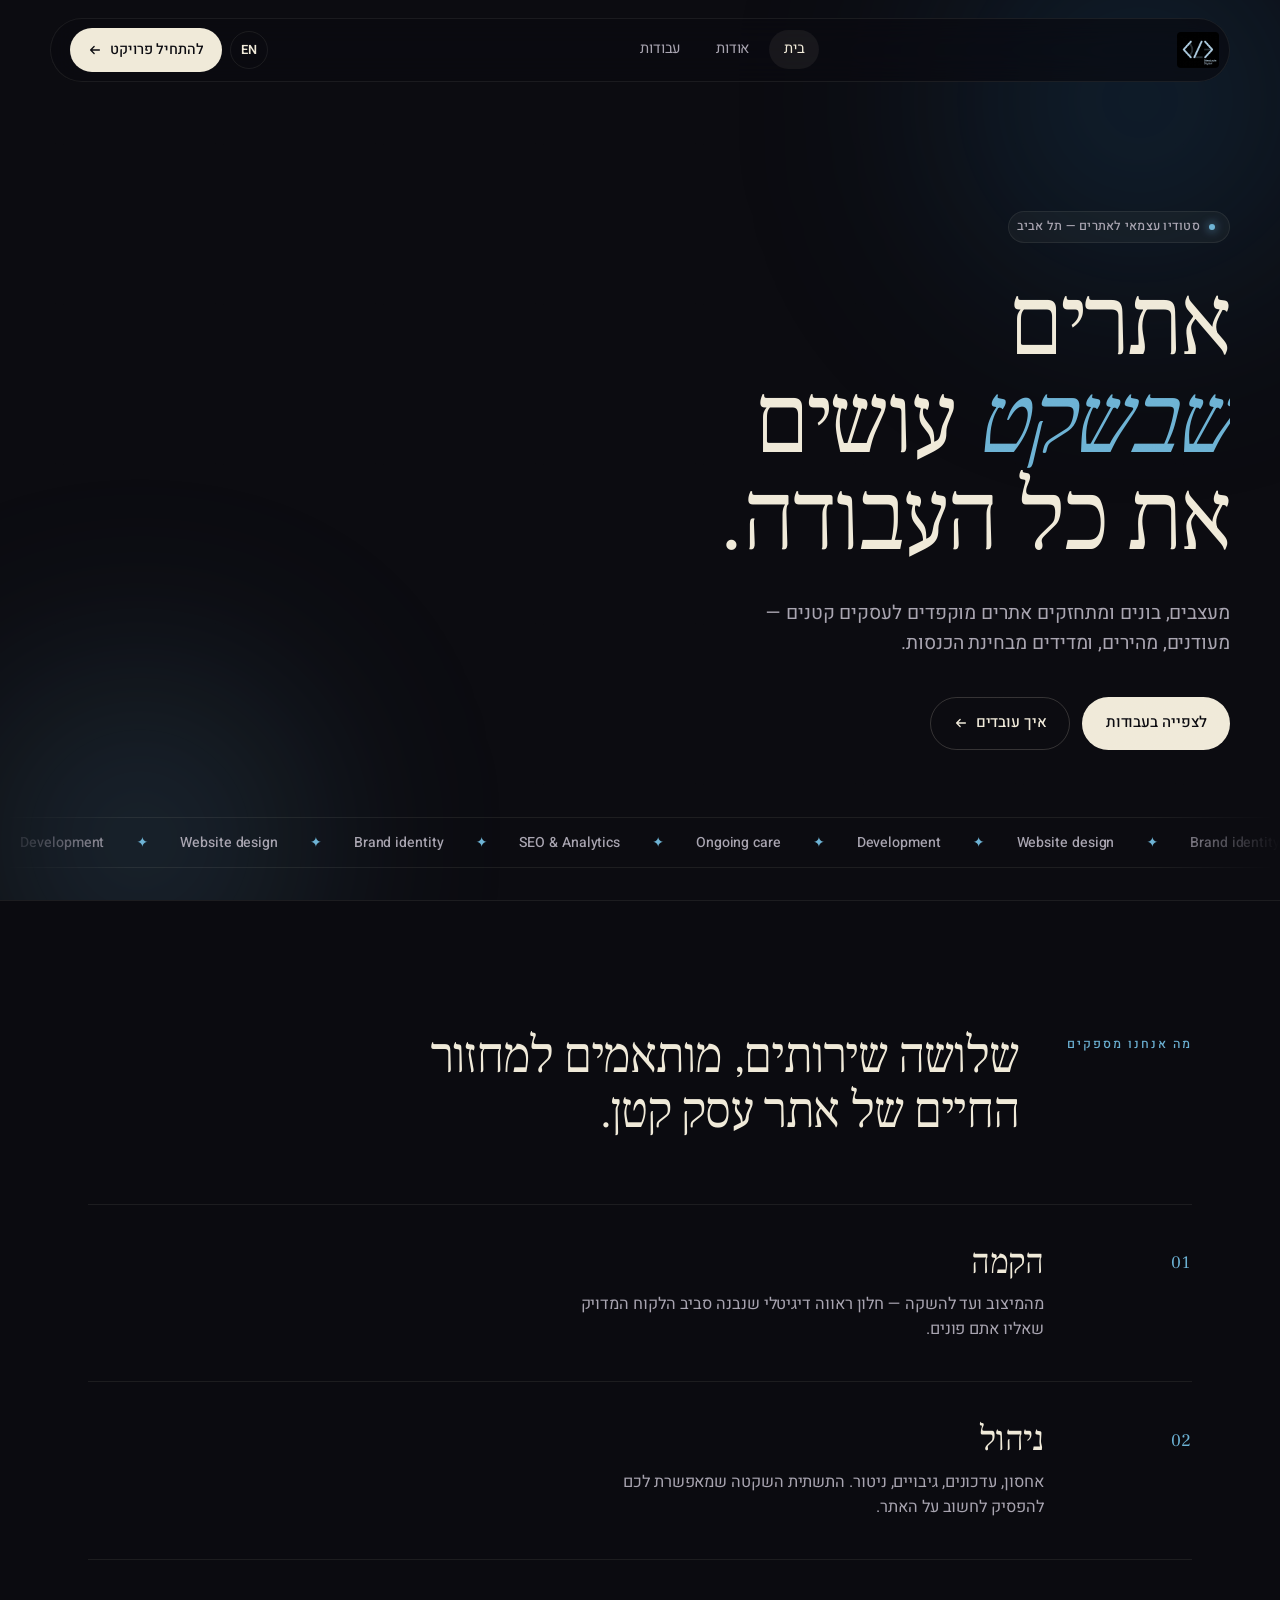
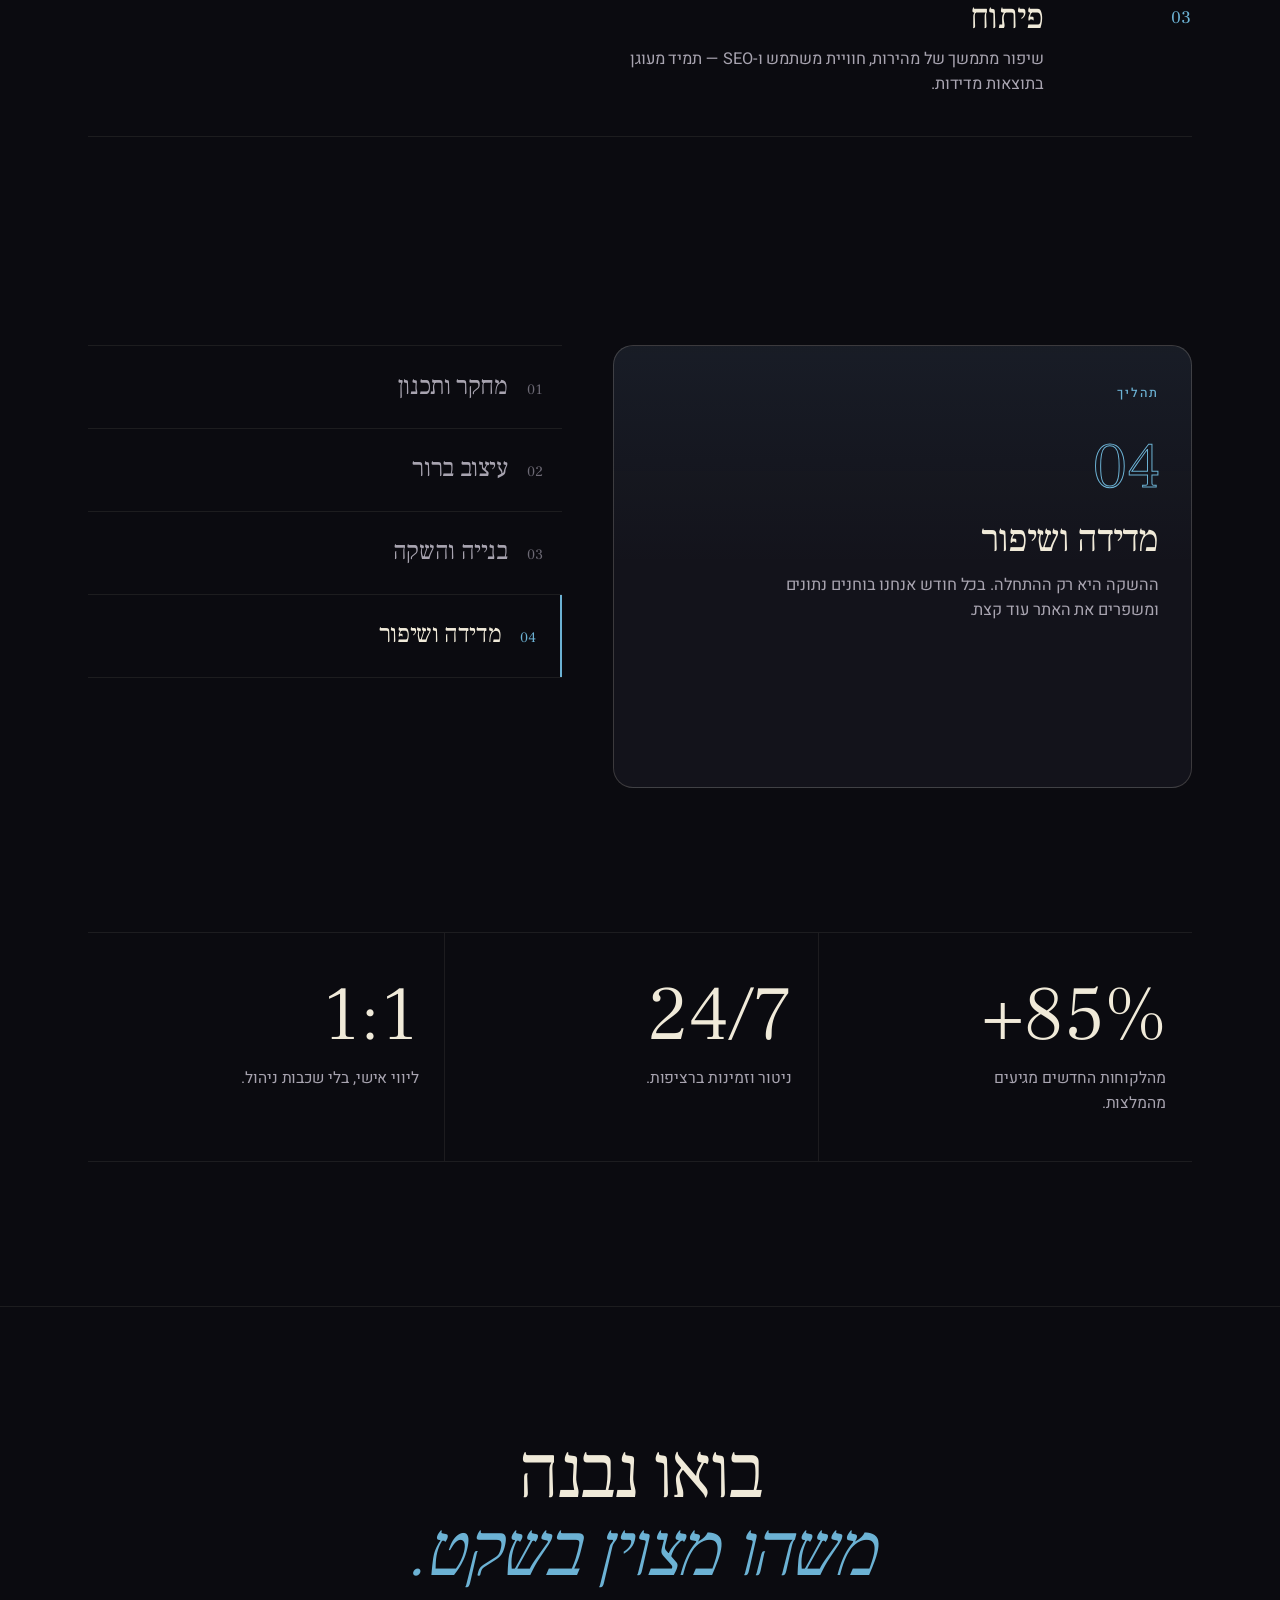
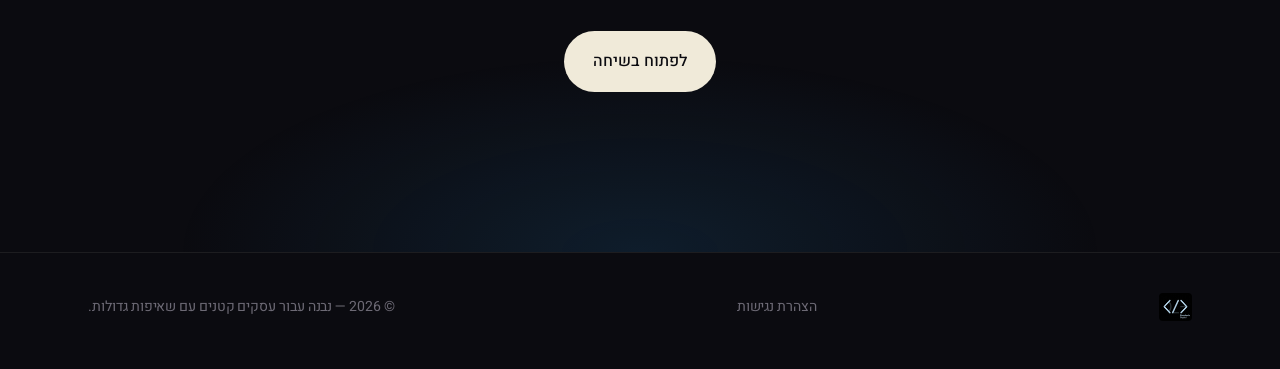
<file: index.html>
<!DOCTYPE html>
<html lang="he" dir="rtl">
  <head>
    <meta charset="UTF-8" />
    <meta name="viewport" content="width=device-width, initial-scale=1.0" />
    <meta name="theme-color" content="#0b0b10" />
    <!-- Primary SEO (Hebrew default) -->
    <title>דימה לוין דיגיטל | אתרים שמניעים עסקים קדימה</title>
    <meta name="description" content="סטודיו עצמאי לעיצוב ובניית אתרים לעסקים קטנים בתל אביב. מעצבים, בונים ומתחזקים אתרים מוקפדים, מהירים ומניבי הכנסות." />
    <meta name="keywords" content="בניית אתרים, עיצוב אתרים, אתרים לעסקים קטנים, סטודיו אינטרנט, תל אביב, ישראל, web design, web development, dima levin digital, דימה לוין דיגיטל" />
    <meta name="author" content="דימה לוין דיגיטל" />
    <meta name="robots" content="index, follow" />
    <meta name="geo.region" content="IL-TA" />
    <meta name="geo.placename" content="תל אביב" />

    <!-- Canonical & hreflang (update domain before publishing) -->
    <link rel="canonical" href="https://dimalevindigital.com/" />
    <link rel="alternate" hreflang="he" href="https://dimalevindigital.com/" />
    <link rel="alternate" hreflang="en" href="https://dimalevindigital.com/" />
    <link rel="alternate" hreflang="x-default" href="https://dimalevindigital.com/" />

    <!-- Open Graph -->
    <meta property="og:type" content="website" />
    <meta property="og:url" content="https://dimalevindigital.com/" />
    <meta property="og:site_name" content="דימה לוין דיגיטל" />
    <meta property="og:title" content="דימה לוין דיגיטל | אתרים שמניעים עסקים קדימה" />
    <meta property="og:description" content="סטודיו עצמאי לעיצוב ובניית אתרים לעסקים קטנים בתל אביב. מעצבים, בונים ומתחזקים אתרים מוקפדים, מהירים ומניבי הכנסות." />
    <meta property="og:locale" content="he_IL" />
    <meta property="og:locale:alternate" content="en_US" />
    <meta property="og:image" content="https://dimalevindigital.com/Digital_assets/DLD_Logo.jpg" />

    <!-- Twitter / X Card -->
    <meta name="twitter:card" content="summary" />
    <meta name="twitter:title" content="דימה לוין דיגיטל | אתרים שמניעים עסקים קדימה" />
    <meta name="twitter:description" content="סטודיו עצמאי לעיצוב ובניית אתרים לעסקים קטנים בתל אביב." />

    <!-- Structured data -->
    <script type="application/ld+json">
    {
      "@context": "https://schema.org",
      "@graph": [
        {
          "@type": "ProfessionalService",
          "@id": "https://dimalevindigital.com/#organization",
          "name": "דימה לוין דיגיטל",
          "alternateName": "DimaLevin Digital",
          "url": "https://dimalevindigital.com",
          "email": "dima765t@gmail.com",
          "description": "סטודיו עצמאי לעיצוב ובניית אתרים לעסקים קטנים בתל אביב",
          "address": {
            "@type": "PostalAddress",
            "addressLocality": "תל אביב",
            "addressCountry": "IL"
          },
          "areaServed": { "@type": "Country", "name": "ישראל" },
          "knowsLanguage": ["he", "en"],
          "priceRange": "$$",
          "serviceType": ["עיצוב אתרים", "בניית אתרים", "תחזוקת אתרים", "Web Design", "Web Development"]
        },
        {
          "@type": "WebSite",
          "@id": "https://dimalevindigital.com/#website",
          "url": "https://dimalevindigital.com",
          "name": "דימה לוין דיגיטל",
          "inLanguage": ["he", "en"],
          "publisher": { "@id": "https://dimalevindigital.com/#organization" }
        },
        {
          "@type": "WebPage",
          "@id": "https://dimalevindigital.com/#webpage",
          "url": "https://dimalevindigital.com",
          "name": "דימה לוין דיגיטל | אתרים שמניעים עסקים קדימה",
          "description": "סטודיו עצמאי לעיצוב ובניית אתרים לעסקים קטנים בתל אביב.",
          "isPartOf": { "@id": "https://dimalevindigital.com/#website" },
          "about": { "@id": "https://dimalevindigital.com/#organization" },
          "inLanguage": ["he", "en"]
        }
      ]
    }
    </script>

    <link rel="preconnect" href="https://fonts.googleapis.com" />
    <link rel="preconnect" href="https://fonts.gstatic.com" crossorigin />
    <link
      href="https://fonts.googleapis.com/css2?family=Fraunces:ital,opsz,wght@0,9..144,300..700;1,9..144,300..600&family=DM+Sans:opsz,wght@9..40,400;9..40,500;9..40,600;9..40,700&family=Frank+Ruhl+Libre:wght@400;500;700&family=Heebo:wght@400;500;600;700&display=swap"
      rel="stylesheet"
    />
    <link rel="icon" href="./favicon.svg" type="image/svg+xml" />
    <link rel="stylesheet" href="./index.css" />
  </head>
  <body>
    <a href="#main-content" class="skip-link" data-i18n="skip_link">Skip to main content</a>
    <div class="scroll-progress" aria-hidden="true"></div>
    <div class="grain" aria-hidden="true"></div>

    <header class="site-header">
      <div class="header-inner">
        <a class="brand" href="./index.html">
          <img src="./Digital_assets/DLD_Logo.jpg" alt="DimaLevin Digital" class="brand-logo" />
        </a>
        <button
          class="menu-toggle"
          type="button"
          aria-label="Open menu"
          aria-expanded="false"
          aria-controls="primary-nav"
        >
          <span></span>
          <span></span>
        </button>
        <nav id="primary-nav" class="site-nav">
          <ul class="nav-list">
            <li><a class="nav-link is-active" href="./index.html" data-i18n="nav_home">Home</a></li>
            <li><a class="nav-link" href="./about.html" data-i18n="nav_about">About</a></li>
            <li><a class="nav-link" href="./portfolio.html" data-i18n="nav_portfolio">Work</a></li>
          </ul>
        </nav>
        <div class="header-actions">
          <button class="lang-toggle" type="button" aria-label="Toggle language">EN</button>
          <a
            class="btn btn-contact"
            href="https://wa.me/972548808002?text=%D7%94%D7%99%D7%99%2C%20%D7%90%D7%A9%D7%9E%D7%97%20%D7%9C%D7%A7%D7%91%D7%95%D7%A2%20%D7%A9%D7%99%D7%97%D7%AA%20%D7%94%D7%99%D7%9B%D7%A8%D7%95%D7%AA%20%D7%91%D7%A0%D7%95%D7%92%D7%A2%20%D7%9C%D7%A9%D7%99%D7%A8%D7%95%D7%AA%D7%9A."
            target="_blank"
            rel="noopener noreferrer"
          >
            <span data-i18n="contact_cta">Start a project</span>
            <svg viewBox="0 0 16 16" width="14" height="14" aria-hidden="true"><path d="M3 8h10M9 4l4 4-4 4" fill="none" stroke="currentColor" stroke-width="1.5" stroke-linecap="round" stroke-linejoin="round"/></svg>
          </a>
        </div>
      </div>
    </header>

    <main id="main-content">
      <!-- HERO -->
      <section class="hero">
        <div class="hero-ambient" aria-hidden="true">
          <div class="orb orb-a"></div>
          <div class="orb orb-b"></div>
        </div>

        <div class="hero-inner">
          <p class="eyebrow reveal" data-i18n="hero_eyebrow">
            <span class="eyebrow-dot"></span>
            <span data-i18n-text>Independent web studio — Tel Aviv</span>
          </p>

          <h1 class="hero-title">
            <span class="line reveal-line"><span data-i18n="hero_title_1">Websites that</span></span>
            <span class="line reveal-line"><em data-i18n="hero_title_2">quietly</em> <span data-i18n="hero_title_3">do</span></span>
            <span class="line reveal-line"><span data-i18n="hero_title_4">the heavy lifting.</span></span>
          </h1>

          <p class="hero-lede reveal" data-i18n="hero_desc">
            We design, build and maintain editorial websites for small businesses —
            considered, fast, and measurably better for revenue.
          </p>

          <div class="hero-actions reveal">
            <a class="btn btn-primary" href="./portfolio.html">
              <span data-i18n="hero_btn_1">See the work</span>
            </a>
            <a class="btn btn-ghost" href="./about.html">
              <span data-i18n="hero_btn_2">How we work</span>
              <svg viewBox="0 0 16 16" width="14" height="14" aria-hidden="true"><path d="M3 8h10M9 4l4 4-4 4" fill="none" stroke="currentColor" stroke-width="1.5" stroke-linecap="round" stroke-linejoin="round"/></svg>
            </a>
          </div>
        </div>

        <div class="hero-marquee" aria-hidden="true">
          <div class="marquee-track">
            <span>Brand identity</span><span class="sep">✦</span>
            <span>Website design</span><span class="sep">✦</span>
            <span>Development</span><span class="sep">✦</span>
            <span>Ongoing care</span><span class="sep">✦</span>
            <span>SEO &amp; Analytics</span><span class="sep">✦</span>
            <span>Brand identity</span><span class="sep">✦</span>
            <span>Website design</span><span class="sep">✦</span>
            <span>Development</span><span class="sep">✦</span>
            <span>Ongoing care</span><span class="sep">✦</span>
            <span>SEO &amp; Analytics</span><span class="sep">✦</span>
          </div>
        </div>
      </section>

      <!-- WHAT WE DELIVER -->
      <section class="deliver">
        <div class="container">
          <header class="section-head">
            <p class="section-kicker reveal" data-i18n="deliver_kicker">What we deliver</p>
            <h2 class="section-title reveal" data-i18n="deliver_title">
              Three services, tuned to the life cycle of a small business website.
            </h2>
          </header>

          <ol class="feature-list">
            <li class="feature reveal">
              <div class="feature-num">01</div>
              <div class="feature-body">
                <h3 data-i18n="feature_1_title">Creation</h3>
                <p data-i18n="feature_1_desc">
                  From positioning to launch — a digital storefront built around
                  the exact customer you want to reach.
                </p>
              </div>
            </li>
            <li class="feature reveal">
              <div class="feature-num">02</div>
              <div class="feature-body">
                <h3 data-i18n="feature_2_title">Management</h3>
                <p data-i18n="feature_2_desc">
                  Hosting, updates, backups, monitoring. The quiet infrastructure
                  that lets you stop thinking about your website.
                </p>
              </div>
            </li>
            <li class="feature reveal">
              <div class="feature-num">03</div>
              <div class="feature-body">
                <h3 data-i18n="feature_3_title">Development</h3>
                <p data-i18n="feature_3_desc">
                  Continuous improvements to speed, UX and SEO — always
                  grounded in measurable outcomes.
                </p>
              </div>
            </li>
          </ol>
        </div>
      </section>

      <!-- STORY / PROCESS (pinned) -->
      <section class="story" id="process">
        <div class="story-grid">
          <div class="story-sticky">
            <div class="story-viewport">
              <p class="section-kicker" data-i18n="story_kicker">Process</p>
              <div class="story-stage">
                <div class="story-card" data-slide="1">
                  <span class="story-num">01</span>
                  <h3 data-i18n="story_step_1_title">Discover &amp; plan</h3>
                  <p data-i18n="story_step_1_desc">
                    We map business goals and customer intent before a single
                    pixel is drawn.
                  </p>
                </div>
                <div class="story-card" data-slide="2">
                  <span class="story-num">02</span>
                  <h3 data-i18n="story_step_2_title">Design with clarity</h3>
                  <p data-i18n="story_step_2_desc">
                    Your brand becomes a calm, confident visual system — with a
                    hierarchy the user feels before they read.
                  </p>
                </div>
                <div class="story-card" data-slide="3">
                  <span class="story-num">03</span>
                  <h3 data-i18n="story_step_3_title">Build &amp; ship</h3>
                  <p data-i18n="story_step_3_desc">
                    Hand-written, accessible code. Core Web Vitals in the green
                    from day one.
                  </p>
                </div>
                <div class="story-card" data-slide="4">
                  <span class="story-num">04</span>
                  <h3 data-i18n="story_step_4_title">Measure &amp; evolve</h3>
                  <p data-i18n="story_step_4_desc">
                    Launch is the start. Every month we review behavior data and
                    make the site a little sharper.
                  </p>
                </div>
              </div>
            </div>
          </div>

          <ol class="story-steps">
            <li class="story-step reveal is-active" data-step="1">
              <span class="step-idx">01</span>
              <h4 data-i18n="story_step_1_title">Discover &amp; plan</h4>
            </li>
            <li class="story-step reveal" data-step="2">
              <span class="step-idx">02</span>
              <h4 data-i18n="story_step_2_title">Design with clarity</h4>
            </li>
            <li class="story-step reveal" data-step="3">
              <span class="step-idx">03</span>
              <h4 data-i18n="story_step_3_title">Build &amp; ship</h4>
            </li>
            <li class="story-step reveal" data-step="4">
              <span class="step-idx">04</span>
              <h4 data-i18n="story_step_4_title">Measure &amp; evolve</h4>
            </li>
          </ol>
        </div>
      </section>

      <!-- STATS -->
      <section class="stats">
        <div class="container">
          <div class="stats-grid">
            <div class="stat reveal">
              <div class="stat-number" data-count="90" data-suffix="%+">0</div>
              <p class="stat-label" data-i18n="stat_1">of new clients arrive through referrals.</p>
            </div>
            <div class="stat reveal">
              <div class="stat-number stat-text">24/7</div>
              <p class="stat-label" data-i18n="stat_2">monitoring and uptime coverage.</p>
            </div>
            <div class="stat reveal">
              <div class="stat-number stat-text">1:1</div>
              <p class="stat-label" data-i18n="stat_3">senior-led collaboration, no account layers.</p>
            </div>
          </div>
        </div>
      </section>

      <!-- CLOSING CTA -->
      <section class="cta">
        <div class="container cta-inner">
          <h2 class="cta-title reveal">
            <span data-i18n="cta_line_1">Let's build</span>
            <em data-i18n="cta_line_2">something quietly excellent.</em>
          </h2>
          <a
            class="btn btn-primary btn-large"
            href="https://wa.me/972548808002?text=%D7%94%D7%99%D7%99%2C%20%D7%90%D7%A9%D7%9E%D7%97%20%D7%9C%D7%A7%D7%91%D7%95%D7%A2%20%D7%A9%D7%99%D7%97%D7%AA%20%D7%94%D7%99%D7%9B%D7%A8%D7%95%D7%AA%20%D7%91%D7%A0%D7%95%D7%92%D7%A2%20%D7%9C%D7%A9%D7%99%D7%A8%D7%95%D7%AA%D7%9A."
            target="_blank"
            rel="noopener noreferrer"
            data-i18n="cta_button"
          >
            Start a conversation
          </a>
        </div>
      </section>
    </main>

    <footer class="site-footer">
      <div class="container footer-inner">
        <div class="footer-brand">
          <img src="./Digital_assets/DLD_Logo.jpg" alt="DimaLevin Digital" class="brand-logo brand-logo-sm" />
        </div>
        <a href="./accessibility.html" class="footer-access-link" data-i18n="footer_accessibility">Accessibility Statement</a>
        <p data-i18n="footer_copy">© 2026 — Crafted for ambitious small businesses.</p>
      </div>
    </footer>

    <script src="./index.js"></script>
  </body>
</html>
</file>
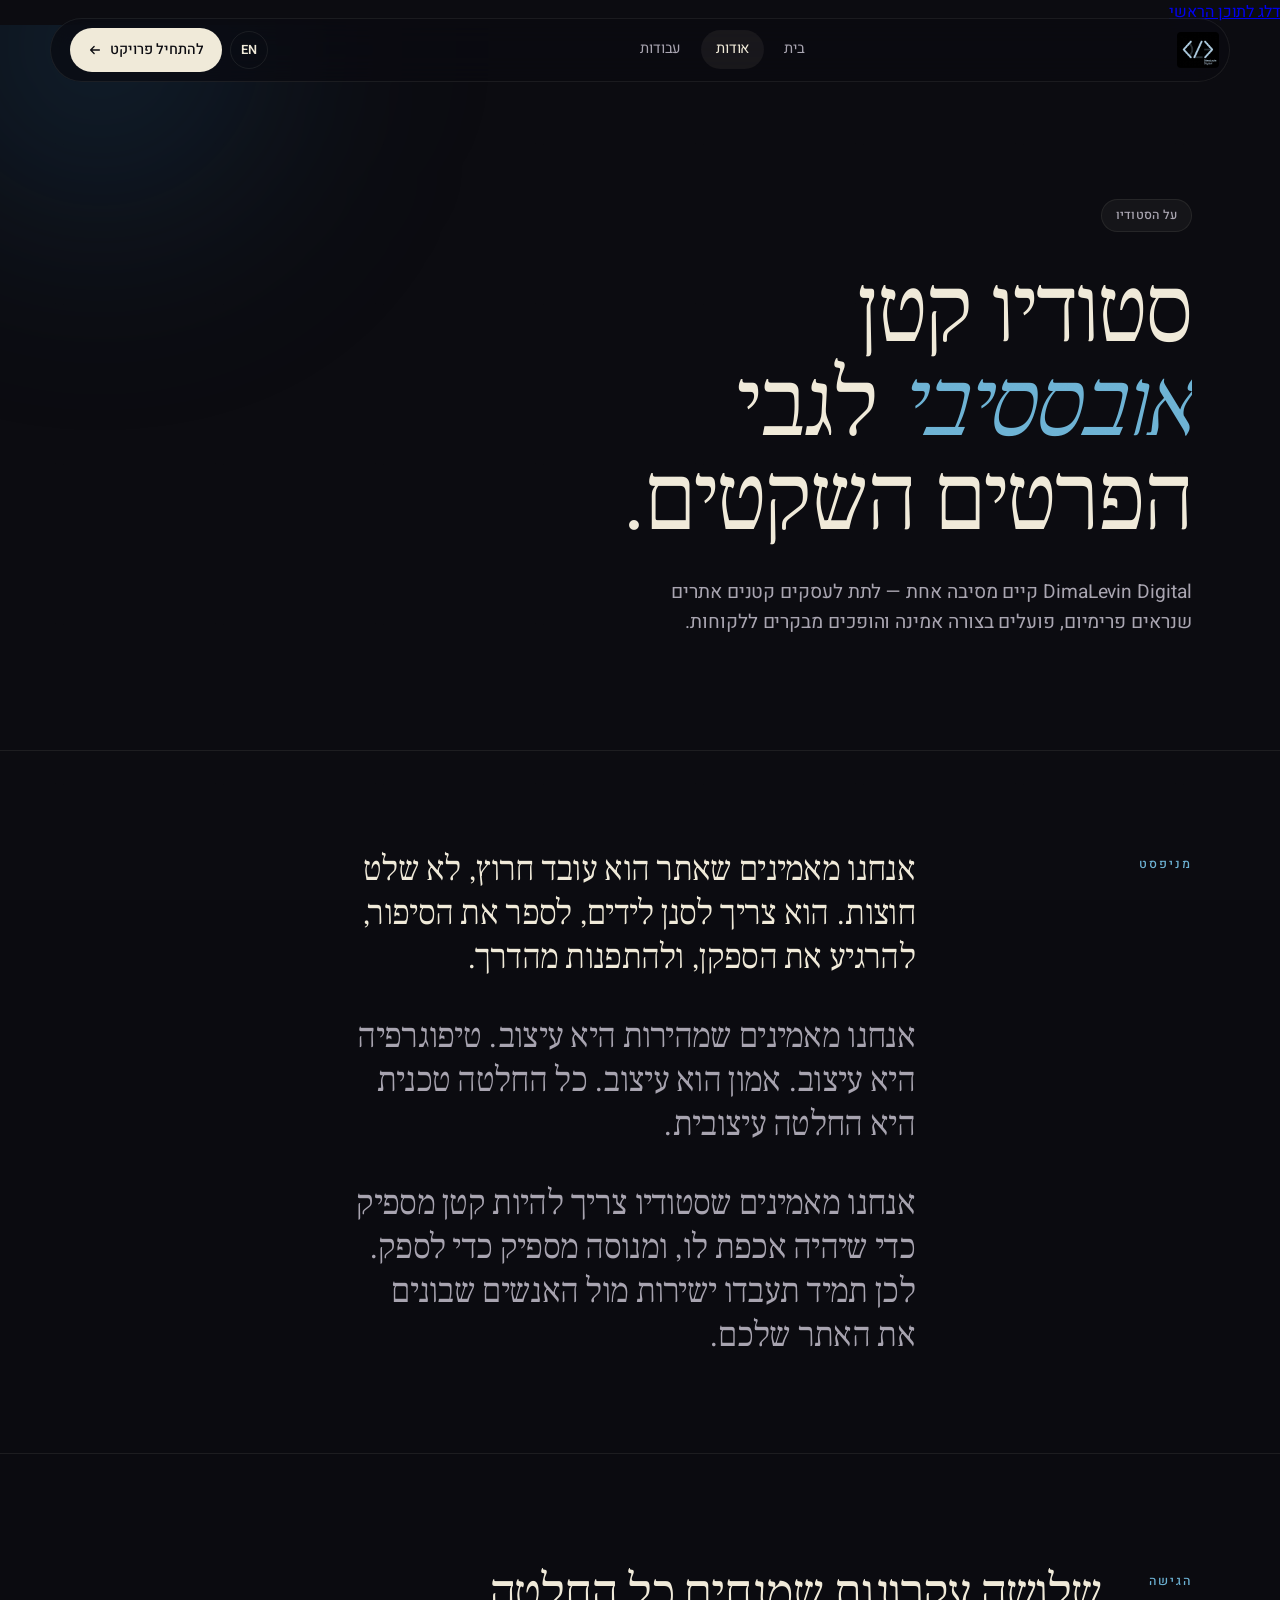
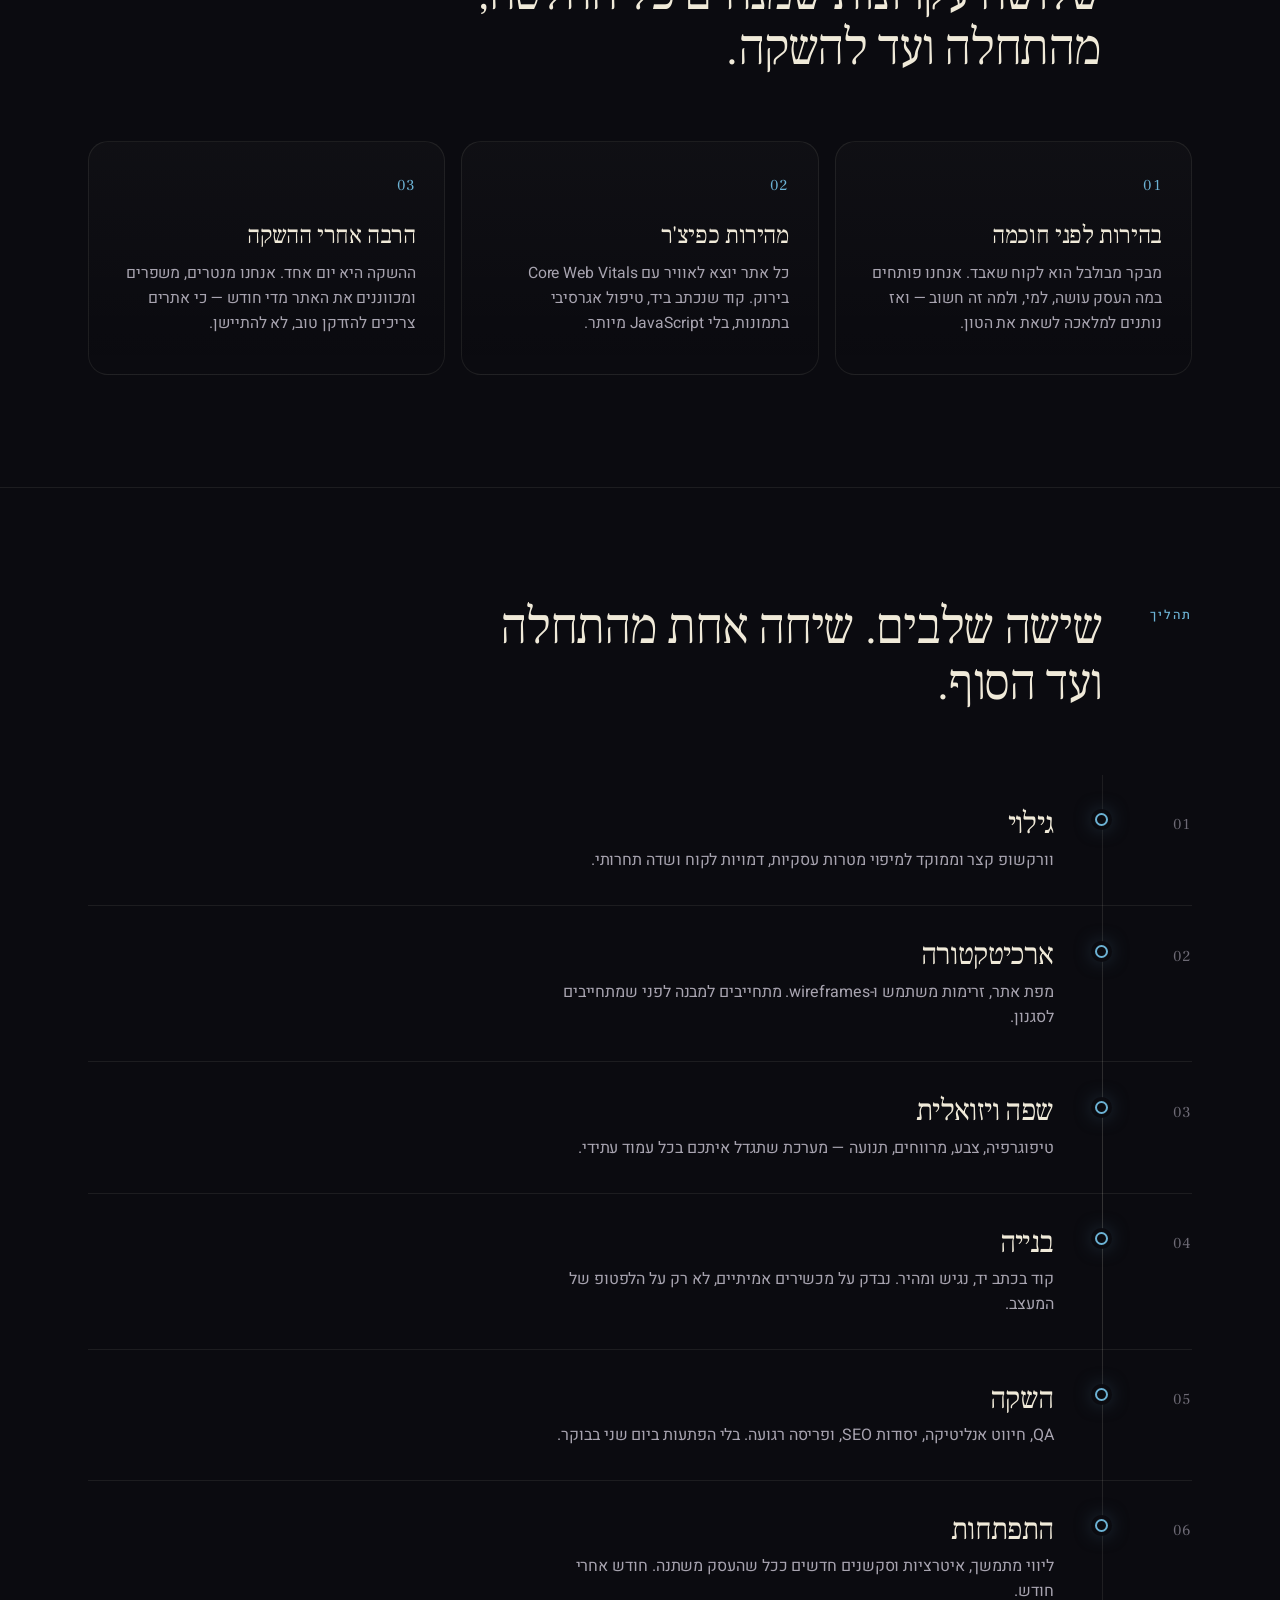
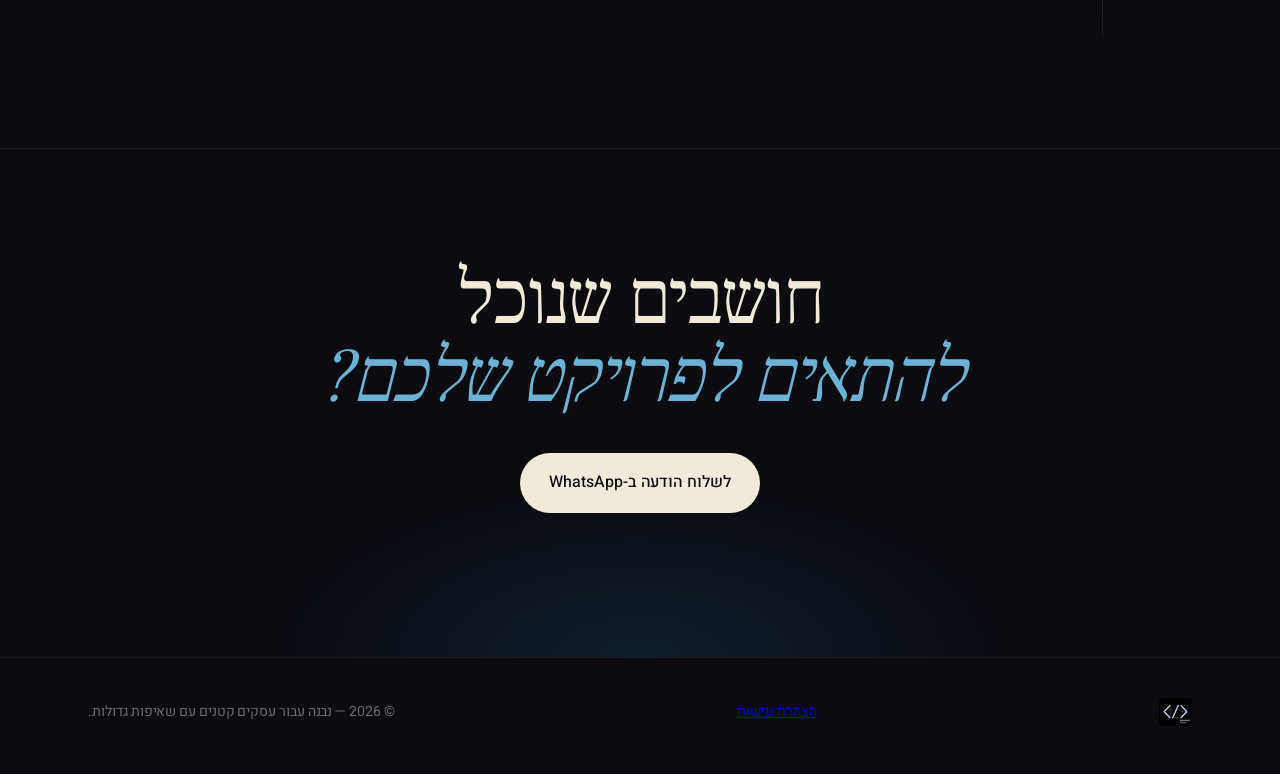
<file: about.html>
<!DOCTYPE html>
<html lang="he" dir="rtl">
  <head>
    <meta charset="UTF-8" />
    <meta name="viewport" content="width=device-width, initial-scale=1.0" />
    <meta name="theme-color" content="#0b0b10" />
    <!-- Primary SEO (Hebrew default) -->
    <title>אודות | דימה לוין דיגיטל</title>
    <meta name="description" content="דימה לוין דיגיטל — סטודיו קטן שמעצב, בונה ומתחזק אתרים לעסקים קטנים שמקפידים על נוכחות דיגיטלית חזקה." />
    <meta name="keywords" content="בניית אתרים, עיצוב אתרים, סטודיו אינטרנט, תל אביב, ישראל, web design, dima levin digital, דימה לוין דיגיטל" />
    <meta name="author" content="דימה לוין דיגיטל" />
    <meta name="robots" content="index, follow" />
    <meta name="geo.region" content="IL-TA" />
    <meta name="geo.placename" content="תל אביב" />

    <!-- Canonical & hreflang (update domain before publishing) -->
    <link rel="canonical" href="https://dimalevindigital.com/about.html" />
    <link rel="alternate" hreflang="he" href="https://dimalevindigital.com/about.html" />
    <link rel="alternate" hreflang="en" href="https://dimalevindigital.com/about.html" />
    <link rel="alternate" hreflang="x-default" href="https://dimalevindigital.com/about.html" />

    <!-- Open Graph -->
    <meta property="og:type" content="website" />
    <meta property="og:url" content="https://dimalevindigital.com/about.html" />
    <meta property="og:site_name" content="דימה לוין דיגיטל" />
    <meta property="og:title" content="אודות | דימה לוין דיגיטל" />
    <meta property="og:description" content="דימה לוין דיגיטל — סטודיו קטן שמעצב, בונה ומתחזק אתרים לעסקים קטנים שמקפידים על נוכחות דיגיטלית חזקה." />
    <meta property="og:locale" content="he_IL" />
    <meta property="og:locale:alternate" content="en_US" />
    <meta property="og:image" content="https://dimalevindigital.com/Digital_assets/DLD_Logo.jpg" />

    <!-- Twitter / X Card -->
    <meta name="twitter:card" content="summary" />
    <meta name="twitter:title" content="אודות | דימה לוין דיגיטל" />
    <meta name="twitter:description" content="סטודיו קטן שמעצב, בונה ומתחזק אתרים לעסקים קטנים בתל אביב." />

    <!-- Structured data -->
    <script type="application/ld+json">
    {
      "@context": "https://schema.org",
      "@graph": [
        {
          "@type": "ProfessionalService",
          "@id": "https://dimalevindigital.com/#organization",
          "name": "דימה לוין דיגיטל",
          "alternateName": "DimaLevin Digital",
          "url": "https://dimalevindigital.com",
          "email": "dima765t@gmail.com",
          "address": {
            "@type": "PostalAddress",
            "addressLocality": "תל אביב",
            "addressCountry": "IL"
          },
          "knowsLanguage": ["he", "en"],
          "serviceType": ["עיצוב אתרים", "בניית אתרים", "תחזוקת אתרים"]
        },
        {
          "@type": "AboutPage",
          "@id": "https://dimalevindigital.com/about.html#webpage",
          "url": "https://dimalevindigital.com/about.html",
          "name": "אודות | דימה לוין דיגיטל",
          "description": "דימה לוין דיגיטל — סטודיו קטן שמעצב, בונה ומתחזק אתרים לעסקים קטנים.",
          "inLanguage": ["he", "en"],
          "about": { "@id": "https://dimalevindigital.com/#organization" }
        }
      ]
    }
    </script>

    <link rel="preconnect" href="https://fonts.googleapis.com" />
    <link rel="preconnect" href="https://fonts.gstatic.com" crossorigin />
    <link
      href="https://fonts.googleapis.com/css2?family=Fraunces:ital,opsz,wght@0,9..144,300..700;1,9..144,300..600&family=DM+Sans:opsz,wght@9..40,400;9..40,500;9..40,600;9..40,700&family=Frank+Ruhl+Libre:wght@400;500;700&family=Heebo:wght@400;500;600;700&display=swap"
      rel="stylesheet"
    />
    <link rel="icon" href="./favicon.svg" type="image/svg+xml" />
    <link rel="stylesheet" href="./about.css" />
  </head>
  <body>
    <a href="#main-content" class="skip-link" data-i18n="skip_link">Skip to main content</a>
    <div class="scroll-progress" aria-hidden="true"></div>
    <div class="grain" aria-hidden="true"></div>

    <header class="site-header">
      <div class="header-inner">
        <a class="brand" href="./index.html">
          <img src="./Digital_assets/DLD_Logo.jpg" alt="DimaLevin Digital" class="brand-logo" />
        </a>
        <button class="menu-toggle" type="button" aria-label="Open menu" aria-expanded="false" aria-controls="primary-nav">
          <span></span>
          <span></span>
        </button>
        <nav id="primary-nav" class="site-nav">
          <ul class="nav-list">
            <li><a class="nav-link" href="./index.html" data-i18n="nav_home">Home</a></li>
            <li><a class="nav-link is-active" href="./about.html" data-i18n="nav_about">About</a></li>
            <li><a class="nav-link" href="./portfolio.html" data-i18n="nav_portfolio">Work</a></li>
          </ul>
        </nav>
        <div class="header-actions">
          <button class="lang-toggle" type="button" aria-label="Toggle language">EN</button>
          <a
            class="btn btn-contact"
            href="https://wa.me/972548808002?text=%D7%94%D7%99%D7%99%2C%20%D7%90%D7%A9%D7%9E%D7%97%20%D7%9C%D7%A7%D7%91%D7%95%D7%A2%20%D7%A9%D7%99%D7%97%D7%AA%20%D7%94%D7%99%D7%9B%D7%A8%D7%95%D7%AA%20%D7%91%D7%A0%D7%95%D7%92%D7%A2%20%D7%9C%D7%A9%D7%99%D7%A8%D7%95%D7%AA%D7%9A."
            target="_blank"
            rel="noopener noreferrer"
          >
            <span data-i18n="contact_cta">Start a project</span>
            <svg viewBox="0 0 16 16" width="14" height="14" aria-hidden="true"><path d="M3 8h10M9 4l4 4-4 4" fill="none" stroke="currentColor" stroke-width="1.5" stroke-linecap="round" stroke-linejoin="round"/></svg>
          </a>
        </div>
      </div>
    </header>

    <main id="main-content">
      <!-- EDITORIAL HERO -->
      <section class="about-hero">
        <div class="container">
          <p class="eyebrow reveal" data-i18n="hero_eyebrow">About the studio</p>
          <h1 class="about-title">
            <span class="line reveal-line"><span data-i18n="hero_title_1">A small studio</span></span>
            <span class="line reveal-line"><em data-i18n="hero_title_2">obsessed</em> <span data-i18n="hero_title_3">with</span></span>
            <span class="line reveal-line"><span data-i18n="hero_title_4">the quiet details.</span></span>
          </h1>
          <p class="about-lede reveal" data-i18n="hero_desc">
            DimaLevin Digital exists for one reason — to give small businesses
            websites that look premium, perform reliably and convert visitors
            into customers.
          </p>
        </div>
      </section>

      <!-- MANIFESTO -->
      <section class="manifesto">
        <div class="container manifesto-grid">
          <aside class="manifesto-meta">
            <p class="section-kicker" data-i18n="manifesto_kicker">Manifesto</p>
          </aside>
          <div class="manifesto-body">
            <p class="reveal" data-i18n="manifesto_1">
              We believe a website is a hard-working employee, not a billboard.
              It should qualify leads, tell the story, reassure the skeptic and
              get out of the way.
            </p>
            <p class="reveal" data-i18n="manifesto_2">
              We believe speed is design. Typography is design. Trust is design.
              Every technical decision we make is a design decision.
            </p>
            <p class="reveal" data-i18n="manifesto_3">
              We believe a studio should be small enough to care and senior
              enough to deliver. That's why you will always work directly with
              the people building your site.
            </p>
          </div>
        </div>
      </section>

      <!-- APPROACH (pillar cards) -->
      <section class="pillars">
        <div class="container">
          <header class="section-head">
            <p class="section-kicker reveal" data-i18n="pillars_kicker">The approach</p>
            <h2 class="section-title reveal" data-i18n="pillars_title">
              Three principles that guide every decision, from kickoff to launch.
            </h2>
          </header>

          <div class="pillar-grid">
            <article class="pillar reveal">
              <div class="pillar-num">01</div>
              <h3 data-i18n="pillar_1_title">Clarity over cleverness</h3>
              <p data-i18n="pillar_1_desc">
                A confused visitor is a lost customer. We lead with what a
                business does, for whom, and why it matters — then let the
                craft carry the tone.
              </p>
            </article>
            <article class="pillar reveal">
              <div class="pillar-num">02</div>
              <h3 data-i18n="pillar_2_title">Speed as a feature</h3>
              <p data-i18n="pillar_2_desc">
                Every site ships with Core Web Vitals in the green. Hand-written
                code, aggressive image handling, no unnecessary JavaScript.
              </p>
            </article>
            <article class="pillar reveal">
              <div class="pillar-num">03</div>
              <h3 data-i18n="pillar_3_title">Long after launch</h3>
              <p data-i18n="pillar_3_desc">
                Launch is day one. We monitor, iterate, and tune the site
                monthly — because websites should age well, not go stale.
              </p>
            </article>
          </div>
        </div>
      </section>

      <!-- PROCESS TIMELINE -->
      <section class="timeline">
        <div class="container">
          <header class="section-head">
            <p class="section-kicker reveal" data-i18n="timeline_kicker">Process</p>
            <h2 class="section-title reveal" data-i18n="timeline_title">
              Six phases. One conversation from start to finish.
            </h2>
          </header>

          <ol class="timeline-list">
            <li class="timeline-item reveal">
              <span class="tl-dot"></span>
              <div class="tl-idx">01</div>
              <div class="tl-body">
                <h3 data-i18n="phase_1_title">Discovery</h3>
                <p data-i18n="phase_1_desc">A short, focused workshop to map business goals, customer archetypes and competitive landscape.</p>
              </div>
            </li>
            <li class="timeline-item reveal">
              <span class="tl-dot"></span>
              <div class="tl-idx">02</div>
              <div class="tl-body">
                <h3 data-i18n="phase_2_title">Architecture</h3>
                <p data-i18n="phase_2_desc">Sitemap, user flows and wireframes. We commit to structure before we commit to style.</p>
              </div>
            </li>
            <li class="timeline-item reveal">
              <span class="tl-dot"></span>
              <div class="tl-idx">03</div>
              <div class="tl-body">
                <h3 data-i18n="phase_3_title">Visual system</h3>
                <p data-i18n="phase_3_desc">Typography, color, spacing, motion — a system that scales across every page you'll ever add.</p>
              </div>
            </li>
            <li class="timeline-item reveal">
              <span class="tl-dot"></span>
              <div class="tl-idx">04</div>
              <div class="tl-body">
                <h3 data-i18n="phase_4_title">Build</h3>
                <p data-i18n="phase_4_desc">Hand-coded, accessible, fast. Reviewed on real devices, not just the designer's laptop.</p>
              </div>
            </li>
            <li class="timeline-item reveal">
              <span class="tl-dot"></span>
              <div class="tl-idx">05</div>
              <div class="tl-body">
                <h3 data-i18n="phase_5_title">Launch</h3>
                <p data-i18n="phase_5_desc">QA, analytics wiring, SEO foundations and a calm deployment. No surprise Monday morning.</p>
              </div>
            </li>
            <li class="timeline-item reveal">
              <span class="tl-dot"></span>
              <div class="tl-idx">06</div>
              <div class="tl-body">
                <h3 data-i18n="phase_6_title">Evolve</h3>
                <p data-i18n="phase_6_desc">Ongoing care, iteration and new sections as your business changes. Month after month.</p>
              </div>
            </li>
          </ol>
        </div>
      </section>

      <!-- CLOSING -->
      <section class="about-cta">
        <div class="container about-cta-inner">
          <h2 class="cta-title reveal">
            <span data-i18n="cta_line_1">Think we might</span>
            <em data-i18n="cta_line_2">fit your project?</em>
          </h2>
          <a
            class="btn btn-primary btn-large"
            href="https://wa.me/972548808002?text=%D7%94%D7%99%D7%99%2C%20%D7%90%D7%A9%D7%9E%D7%97%20%D7%9C%D7%A7%D7%91%D7%95%D7%A2%20%D7%A9%D7%99%D7%97%D7%AA%20%D7%94%D7%99%D7%9B%D7%A8%D7%95%D7%AA%20%D7%91%D7%A0%D7%95%D7%92%D7%A2%20%D7%9C%D7%A9%D7%99%D7%A8%D7%95%D7%AA%D7%9A."
            target="_blank"
            rel="noopener noreferrer"
            data-i18n="cta_button"
          >
            Say hello on WhatsApp
          </a>
        </div>
      </section>
    </main>

    <footer class="site-footer">
      <div class="container footer-inner">
        <div class="footer-brand">
          <img src="./Digital_assets/DLD_Logo.jpg" alt="DimaLevin Digital" class="brand-logo brand-logo-sm" />
        </div>
        <a href="./accessibility.html" class="footer-access-link" data-i18n="footer_accessibility">Accessibility Statement</a>
        <p data-i18n="footer_copy">© 2026 — Crafted for ambitious small businesses.</p>
      </div>
    </footer>

    <script src="./about.js"></script>
  </body>
</html>
</file>
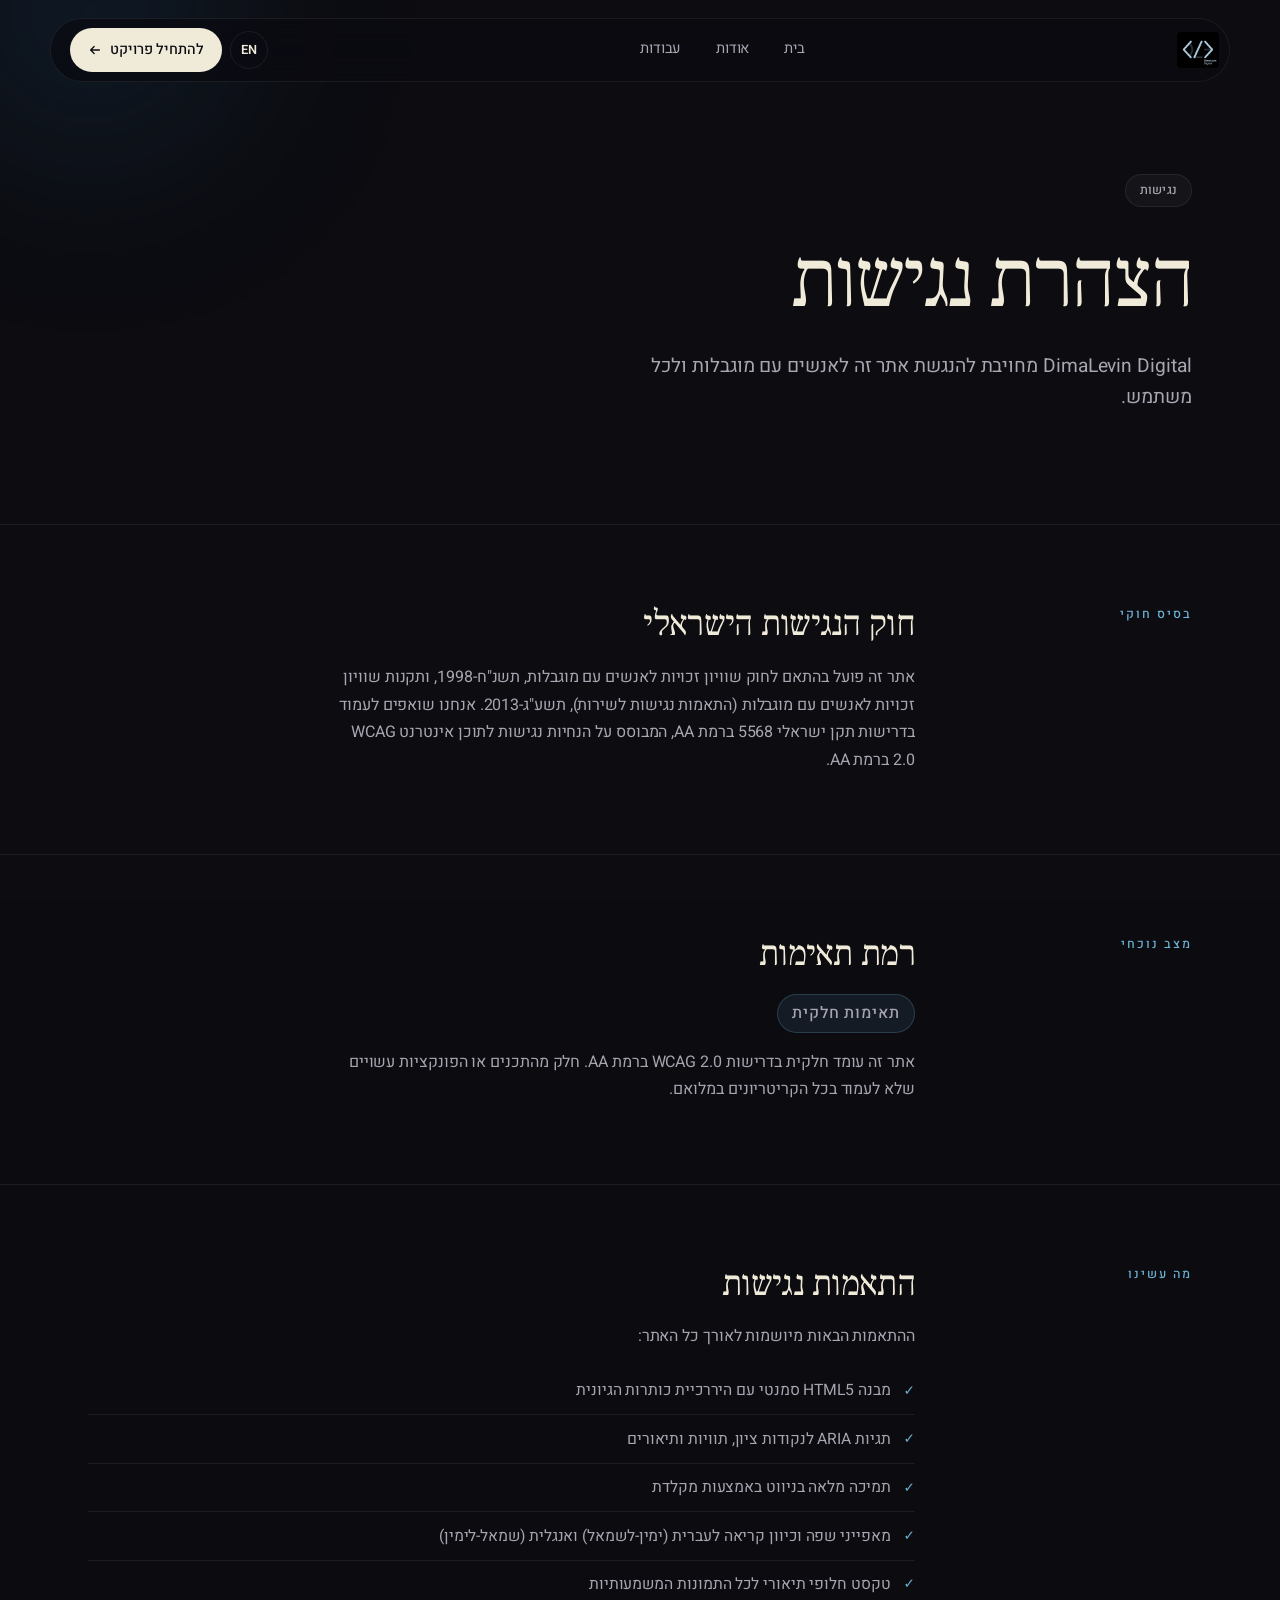
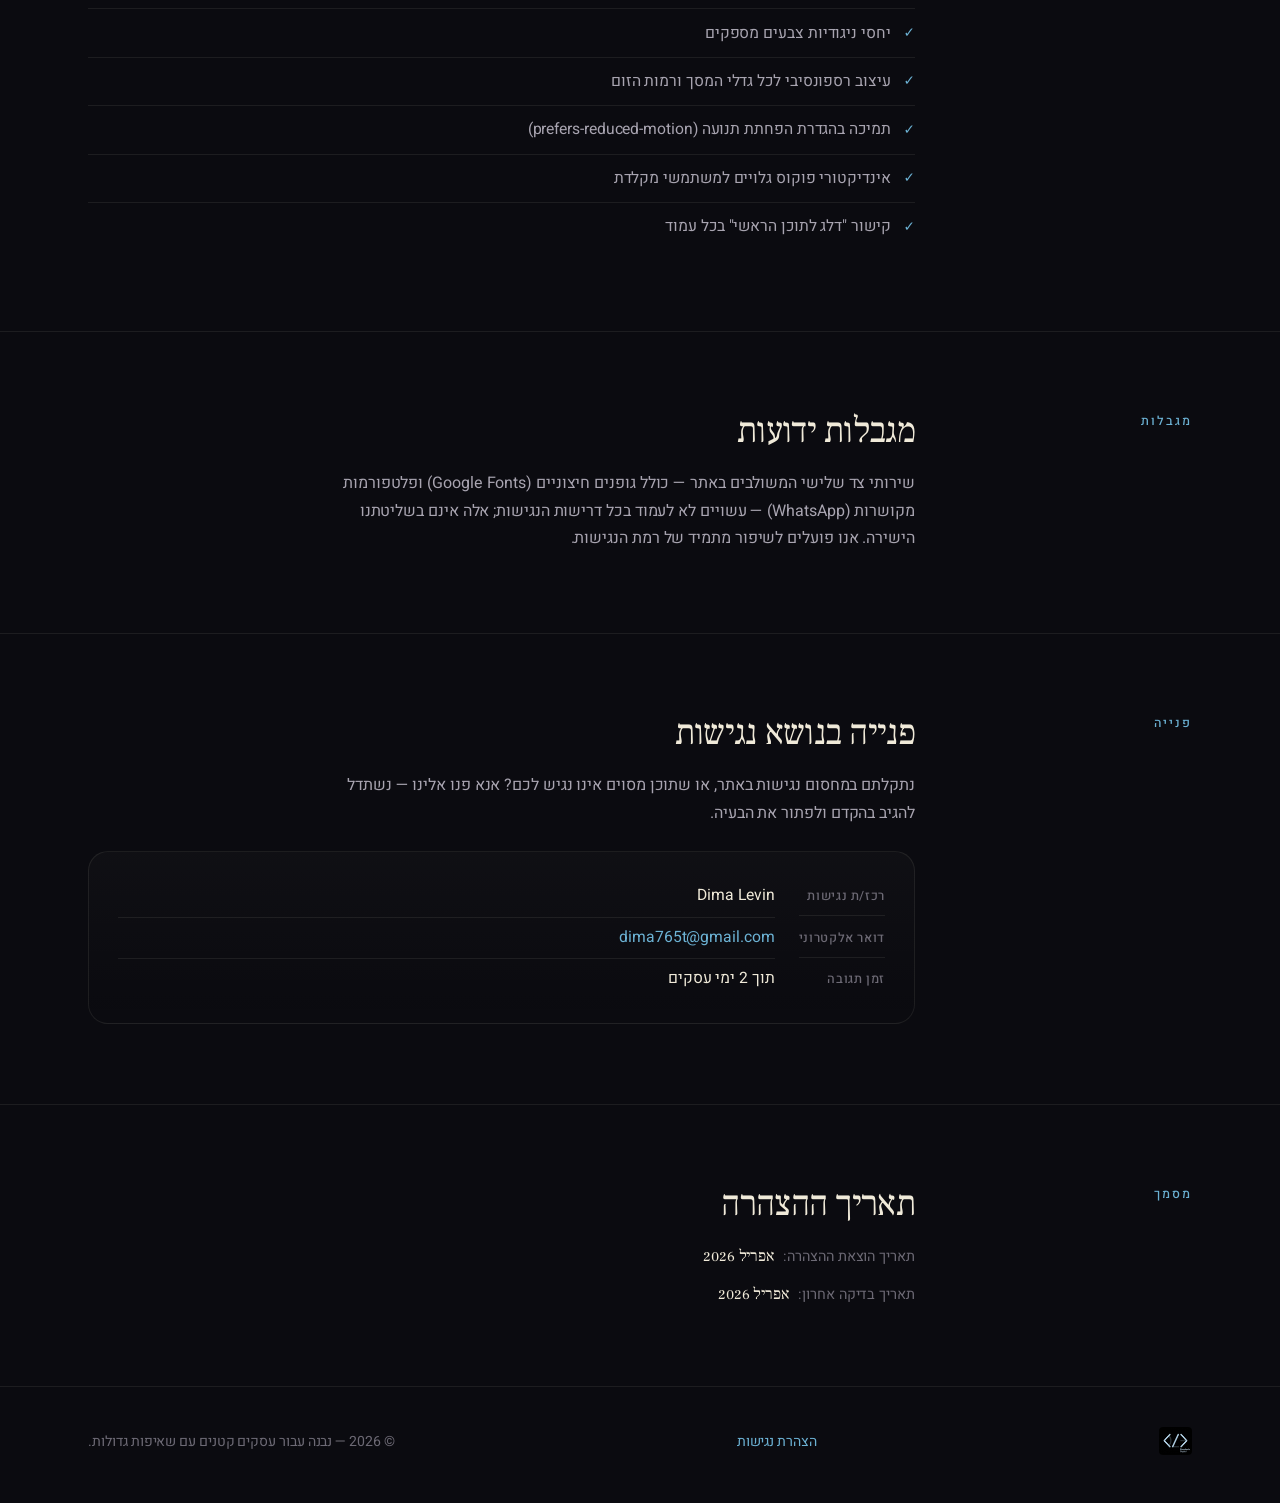
<file: accessibility.html>
<!DOCTYPE html>
<html lang="he" dir="rtl">
  <head>
    <meta charset="UTF-8" />
    <meta name="viewport" content="width=device-width, initial-scale=1.0" />
    <meta name="theme-color" content="#0b0b10" />
    <!-- Primary SEO (Hebrew default) -->
    <title>הצהרת נגישות | דימה לוין דיגיטל</title>
    <meta name="description" content="הצהרת נגישות של דימה לוין דיגיטל בהתאם לתקן ישראלי 5568 וחוק שוויון זכויות לאנשים עם מוגבלות, תשנ\"ח-1998." />
    <meta name="author" content="דימה לוין דיגיטל" />
    <meta name="robots" content="index, follow" />

    <!-- Canonical & hreflang (update domain before publishing) -->
    <link rel="canonical" href="https://dimalevindigital.com/accessibility.html" />
    <link rel="alternate" hreflang="he" href="https://dimalevindigital.com/accessibility.html" />
    <link rel="alternate" hreflang="en" href="https://dimalevindigital.com/accessibility.html" />
    <link rel="alternate" hreflang="x-default" href="https://dimalevindigital.com/accessibility.html" />

    <!-- Open Graph -->
    <meta property="og:type" content="website" />
    <meta property="og:url" content="https://dimalevindigital.com/accessibility.html" />
    <meta property="og:site_name" content="דימה לוין דיגיטל" />
    <meta property="og:title" content="הצהרת נגישות | דימה לוין דיגיטל" />
    <meta property="og:description" content="הצהרת נגישות בהתאם לתקן ישראלי 5568 וחוק שוויון זכויות לאנשים עם מוגבלות." />
    <meta property="og:locale" content="he_IL" />
    <meta property="og:locale:alternate" content="en_US" />

    <!-- Structured data -->
    <script type="application/ld+json">
    {
      "@context": "https://schema.org",
      "@graph": [
        {
          "@type": "ProfessionalService",
          "@id": "https://dimalevindigital.com/#organization",
          "name": "דימה לוין דיגיטל",
          "alternateName": "DimaLevin Digital",
          "url": "https://dimalevindigital.com",
          "email": "dima765t@gmail.com",
          "knowsLanguage": ["he", "en"]
        },
        {
          "@type": "WebPage",
          "@id": "https://dimalevindigital.com/accessibility.html#webpage",
          "url": "https://dimalevindigital.com/accessibility.html",
          "name": "הצהרת נגישות | דימה לוין דיגיטל",
          "description": "הצהרת נגישות בהתאם לתקן ישראלי 5568.",
          "inLanguage": ["he", "en"],
          "about": { "@id": "https://dimalevindigital.com/#organization" }
        }
      ]
    }
    </script>

    <link rel="preconnect" href="https://fonts.googleapis.com" />
    <link rel="preconnect" href="https://fonts.gstatic.com" crossorigin />
    <link
      href="https://fonts.googleapis.com/css2?family=Fraunces:ital,opsz,wght@0,9..144,300..700;1,9..144,300..600&family=DM+Sans:opsz,wght@9..40,400;9..40,500;9..40,600;9..40,700&family=Frank+Ruhl+Libre:wght@400;500;700&family=Heebo:wght@400;500;600;700&display=swap"
      rel="stylesheet"
    />
    <link rel="icon" href="./favicon.svg" type="image/svg+xml" />
    <link rel="stylesheet" href="./accessibility.css" />
  </head>
  <body>
    <a href="#main-content" class="skip-link" data-i18n="skip_link">Skip to main content</a>
    <div class="scroll-progress" aria-hidden="true"></div>
    <div class="grain" aria-hidden="true"></div>

    <header class="site-header">
      <div class="header-inner">
        <a class="brand" href="./index.html">
          <img src="./Digital_assets/DLD_Logo.jpg" alt="DimaLevin Digital" class="brand-logo" />
        </a>
        <button
          class="menu-toggle"
          type="button"
          aria-label="Open menu"
          aria-expanded="false"
          aria-controls="primary-nav"
        >
          <span></span>
          <span></span>
        </button>
        <nav id="primary-nav" class="site-nav">
          <ul class="nav-list">
            <li><a class="nav-link" href="./index.html" data-i18n="nav_home">Home</a></li>
            <li><a class="nav-link" href="./about.html" data-i18n="nav_about">About</a></li>
            <li><a class="nav-link" href="./portfolio.html" data-i18n="nav_portfolio">Work</a></li>
          </ul>
        </nav>
        <div class="header-actions">
          <button class="lang-toggle" type="button" aria-label="Toggle language">EN</button>
          <a
            class="btn btn-contact"
            href="https://wa.me/972548808002?text=%D7%94%D7%99%D7%99%2C%20%D7%90%D7%A9%D7%9E%D7%97%20%D7%9C%D7%A7%D7%91%D7%95%D7%A2%20%D7%A9%D7%99%D7%97%D7%AA%20%D7%94%D7%99%D7%9B%D7%A8%D7%95%D7%AA%20%D7%91%D7%A0%D7%95%D7%92%D7%A2%20%D7%9C%D7%A9%D7%99%D7%A8%D7%95%D7%AA%D7%9A."
            target="_blank"
            rel="noopener noreferrer"
          >
            <span data-i18n="contact_cta">Start a project</span>
            <svg viewBox="0 0 16 16" width="14" height="14" aria-hidden="true"><path d="M3 8h10M9 4l4 4-4 4" fill="none" stroke="currentColor" stroke-width="1.5" stroke-linecap="round" stroke-linejoin="round"/></svg>
          </a>
        </div>
      </div>
    </header>

    <main id="main-content">

      <!-- HERO -->
      <section class="access-hero">
        <div class="container">
          <p class="eyebrow reveal" data-i18n="hero_eyebrow">Accessibility</p>
          <h1 class="access-title reveal" data-i18n="hero_title">Accessibility Statement</h1>
          <p class="access-lede reveal" data-i18n="hero_desc">DimaLevin Digital is committed to making this website accessible and usable for everyone, including people with disabilities.</p>
        </div>
      </section>

      <!-- LEGAL BASIS -->
      <section class="access-section" aria-labelledby="legal-heading">
        <div class="container">
          <div class="access-grid">
            <aside>
              <p class="section-kicker" data-i18n="s1_kicker">Legal basis</p>
            </aside>
            <div class="access-body reveal">
              <h2 id="legal-heading" data-i18n="s1_head">Israeli accessibility law</h2>
              <p data-i18n="s1_body">This website operates in accordance with the Equal Rights for Persons with Disabilities Law (5758-1998) and the Equal Rights for Persons with Disabilities Regulations (Service Accessibility Adjustments) (5773-2013). We strive to conform to Level AA of Israeli Standard IS 5568, which is based on WCAG 2.0 Level AA.</p>
            </div>
          </div>
        </div>
      </section>

      <!-- CONFORMANCE STATUS -->
      <section class="access-section" aria-labelledby="status-heading">
        <div class="container">
          <div class="access-grid">
            <aside>
              <p class="section-kicker" data-i18n="s2_kicker">Status</p>
            </aside>
            <div class="access-body reveal">
              <h2 id="status-heading" data-i18n="s2_head">Conformance level</h2>
              <p class="status-badge" data-i18n="s2_status_label">Partial conformance</p>
              <p data-i18n="s2_body">This website partially conforms to WCAG 2.0 Level AA. Some content or functionality may not yet fully meet all criteria.</p>
            </div>
          </div>
        </div>
      </section>

      <!-- MEASURES TAKEN -->
      <section class="access-section" aria-labelledby="measures-heading">
        <div class="container">
          <div class="access-grid">
            <aside>
              <p class="section-kicker" data-i18n="s3_kicker">What we've done</p>
            </aside>
            <div class="access-body reveal">
              <h2 id="measures-heading" data-i18n="s3_head">Accessibility measures</h2>
              <p data-i18n="s3_intro">The following accessibility features are implemented across this site:</p>
              <ul class="access-list" role="list">
                <li data-i18n="s3_item_1">Semantic HTML5 structure with logical heading hierarchy</li>
                <li data-i18n="s3_item_2">ARIA landmark roles, labels and descriptions throughout</li>
                <li data-i18n="s3_item_3">Full keyboard navigation support</li>
                <li data-i18n="s3_item_4">Language and reading-direction attributes for Hebrew (RTL) and English (LTR)</li>
                <li data-i18n="s3_item_5">Descriptive alternative text on all meaningful images</li>
                <li data-i18n="s3_item_6">Sufficient color contrast ratios</li>
                <li data-i18n="s3_item_7">Responsive layout for all screen sizes and zoom levels</li>
                <li data-i18n="s3_item_8">Reduced motion support (respects prefers-reduced-motion)</li>
                <li data-i18n="s3_item_9">Visible focus indicators for keyboard users</li>
                <li data-i18n="s3_item_10">Skip-to-main-content link on every page</li>
              </ul>
            </div>
          </div>
        </div>
      </section>

      <!-- KNOWN LIMITATIONS -->
      <section class="access-section" aria-labelledby="limits-heading">
        <div class="container">
          <div class="access-grid">
            <aside>
              <p class="section-kicker" data-i18n="s4_kicker">Limitations</p>
            </aside>
            <div class="access-body reveal">
              <h2 id="limits-heading" data-i18n="s4_head">Known limitations</h2>
              <p data-i18n="s4_body">Third-party services integrated into this site — including external fonts (Google Fonts) and linked platforms (WhatsApp) — may not fully meet all accessibility requirements. These are outside our direct control. We continue to review and improve the site's accessibility on an ongoing basis.</p>
            </div>
          </div>
        </div>
      </section>

      <!-- CONTACT -->
      <section class="access-section" aria-labelledby="contact-heading">
        <div class="container">
          <div class="access-grid">
            <aside>
              <p class="section-kicker" data-i18n="s5_kicker">Contact</p>
            </aside>
            <div class="access-body reveal">
              <h2 id="contact-heading" data-i18n="s5_head">Accessibility feedback</h2>
              <p data-i18n="s5_body">If you encounter any accessibility barriers on this website, or if you need content in an alternative format, please contact us — we will do our best to respond promptly and address the issue.</p>
              <div class="contact-card">
                <dl>
                  <dt data-i18n="s5_name_label">Accessibility coordinator</dt>
                  <dd data-i18n="s5_name_value">Dima Levin</dd>
                  <dt data-i18n="s5_email_label">Email</dt>
                  <dd><a href="mailto:dima765t@gmail.com" data-i18n="s5_email_link">dima765t@gmail.com</a></dd>
                  <dt data-i18n="s5_response_label">Response time</dt>
                  <dd data-i18n="s5_response_value">Within 2 business days</dd>
                </dl>
              </div>
            </div>
          </div>
        </div>
      </section>

      <!-- DATE OF STATEMENT -->
      <section class="access-section" aria-labelledby="date-heading">
        <div class="container">
          <div class="access-grid">
            <aside>
              <p class="section-kicker" data-i18n="s6_kicker">Statement</p>
            </aside>
            <div class="access-body reveal">
              <h2 id="date-heading" data-i18n="s6_head">Date of this statement</h2>
              <div class="date-list">
                <div class="date-item">
                  <span class="date-label" data-i18n="s6_issued">Statement issued:</span>
                  <span class="date-value" data-i18n="s6_issued_value">April 2026</span>
                </div>
                <div class="date-item">
                  <span class="date-label" data-i18n="s6_reviewed">Last reviewed:</span>
                  <span class="date-value" data-i18n="s6_reviewed_value">April 2026</span>
                </div>
              </div>
            </div>
          </div>
        </div>
      </section>

    </main>

    <footer class="site-footer">
      <div class="container footer-inner">
        <div class="footer-brand">
          <img src="./Digital_assets/DLD_Logo.jpg" alt="DimaLevin Digital" class="brand-logo brand-logo-sm" />
        </div>
        <a href="./accessibility.html" class="footer-access-link" aria-current="page" data-i18n="footer_accessibility">Accessibility Statement</a>
        <p data-i18n="footer_copy">© 2026 — Crafted for ambitious small businesses.</p>
      </div>
    </footer>

    <script src="./accessibility.js"></script>
  </body>
</html>
</file>
<file: index.css>
/* =========================================================================
   DimaLevin Digital — Home
   Editorial dark aesthetic. Fraunces (serif display) + DM Sans (body).
   Hebrew swaps to Frank Ruhl Libre + Heebo via html[dir="rtl"].
   ========================================================================= */

:root {
  /* Palette */
  --bg:          #0b0b10;
  --bg-elev:     #13131b;
  --ink:         #f0ead9;
  --ink-dim:     #a8a4b0;
  --ink-faint:   #6d6a75;
  --accent:      #6cb2d4;
  --accent-deep: #1e5f8f;
  --line:        rgba(240, 234, 217, 0.08);
  --line-strong: rgba(240, 234, 217, 0.18);

  /* Type */
  --font-display: "Fraunces", "Frank Ruhl Libre", ui-serif, Georgia, serif;
  --font-body:    "DM Sans", "Heebo", ui-sans-serif, system-ui, -apple-system, sans-serif;

  /* Layout */
  --container:    1180px;
  --gutter:       clamp(1.2rem, 3vw, 2.4rem);
  --radius:       20px;

  /* Motion */
  --ease:         cubic-bezier(0.22, 1, 0.36, 1);
}

html[dir="rtl"] {
  --font-display: "Frank Ruhl Libre", "Fraunces", ui-serif, Georgia, serif;
  --font-body:    "Heebo", "DM Sans", ui-sans-serif, system-ui, sans-serif;
}

*,
*::before,
*::after { box-sizing: border-box; }

html, body { margin: 0; padding: 0; }
html { scroll-behavior: smooth; -webkit-text-size-adjust: 100%; }

body {
  font-family: var(--font-body);
  color: var(--ink);
  background: var(--bg);
  line-height: 1.55;
  letter-spacing: -0.005em;
  overflow-x: hidden;
  -webkit-font-smoothing: antialiased;
  text-rendering: optimizeLegibility;
}

img, svg { display: block; max-width: 100%; }

::selection { background: var(--accent); color: var(--bg); }

/* --- Grain overlay (subtle texture) ------------------------------------ */
.grain {
  position: fixed;
  inset: 0;
  pointer-events: none;
  z-index: 1;
  opacity: 0.055;
  mix-blend-mode: overlay;
  background-image: url("data:image/svg+xml;utf8,<svg xmlns='http://www.w3.org/2000/svg' width='160' height='160'><filter id='n'><feTurbulence type='fractalNoise' baseFrequency='0.9' numOctaves='2' stitchTiles='stitch'/><feColorMatrix values='0 0 0 0 1  0 0 0 0 1  0 0 0 0 1  0 0 0 0.6 0'/></filter><rect width='100%' height='100%' filter='url(%23n)'/></svg>");
}

/* --- Scroll progress -------------------------------------------------- */
.scroll-progress {
  position: fixed;
  inset-inline-start: 0;
  top: 0;
  height: 2px;
  width: 0;
  background: linear-gradient(90deg, var(--accent), var(--accent-deep));
  z-index: 200;
  transition: width 0.08s linear;
}

/* --- Container -------------------------------------------------------- */
.container {
  width: min(var(--container), 100%);
  margin: 0 auto;
  padding-inline: var(--gutter);
}

/* =========================================================================
   HEADER
   ========================================================================= */
.site-header {
  position: fixed;
  top: 18px;
  inset-inline: 0;
  z-index: 100;
  display: flex;
  justify-content: center;
  pointer-events: none;
}

.header-inner {
  pointer-events: auto;
  width: min(1180px, calc(100% - 2rem));
  display: flex;
  align-items: center;
  gap: 1rem;
  padding: 0.55rem 0.65rem 0.55rem 1.2rem;
  background: rgba(11, 11, 16, 0.72);
  backdrop-filter: blur(18px) saturate(140%);
  -webkit-backdrop-filter: blur(18px) saturate(140%);
  border: 1px solid var(--line);
  border-radius: 999px;
  transition: border-color 0.4s var(--ease), background 0.4s var(--ease);
}

.site-header.is-scrolled .header-inner {
  border-color: var(--line-strong);
  background: rgba(11, 11, 16, 0.88);
}

.brand {
  display: inline-flex;
  align-items: center;
  gap: 0.55rem;
  color: var(--ink);
  text-decoration: none;
  font-weight: 600;
  font-size: 0.98rem;
  letter-spacing: -0.01em;
}

.brand-logo {
  height: 36px;
  width: auto;
  flex: none;
  display: block;
  filter: invert(1) hue-rotate(180deg);
  border-radius: 4px;
}

.brand-logo-sm {
  height: 28px;
}

.site-nav { margin-inline: auto; }

.nav-list {
  list-style: none;
  margin: 0;
  padding: 0;
  display: flex;
  gap: 0.35rem;
}

.nav-link {
  display: inline-block;
  padding: 0.5rem 0.9rem;
  font-size: 0.92rem;
  color: var(--ink-dim);
  text-decoration: none;
  border-radius: 999px;
  transition: color 0.25s var(--ease), background 0.25s var(--ease);
}

.nav-link:hover { color: var(--ink); }
.nav-link.is-active {
  color: var(--ink);
  background: rgba(240, 234, 217, 0.06);
}

.header-actions {
  display: flex;
  align-items: center;
  gap: 0.5rem;
}

.lang-toggle {
  width: 38px;
  height: 38px;
  border-radius: 999px;
  border: 1px solid var(--line);
  background: transparent;
  color: var(--ink);
  font-family: var(--font-body);
  font-weight: 600;
  font-size: 0.8rem;
  cursor: pointer;
  transition: background 0.25s var(--ease), border-color 0.25s var(--ease);
}
.lang-toggle:hover { background: rgba(240, 234, 217, 0.06); border-color: var(--line-strong); }

/* Buttons */
.btn {
  display: inline-flex;
  align-items: center;
  gap: 0.5rem;
  padding: 0.62rem 1.05rem;
  font-family: var(--font-body);
  font-size: 0.9rem;
  font-weight: 500;
  letter-spacing: -0.005em;
  text-decoration: none;
  border-radius: 999px;
  border: 1px solid transparent;
  cursor: pointer;
  transition: transform 0.25s var(--ease), background 0.25s var(--ease),
              color 0.25s var(--ease), border-color 0.25s var(--ease);
}

.btn-contact {
  color: var(--bg);
  background: var(--ink);
}
.btn-contact:hover { background: #fff; transform: translateY(-1px); }
.btn-contact svg { transition: transform 0.25s var(--ease); }
.btn-contact:hover svg { transform: translateX(3px); }
html[dir="rtl"] .btn-contact svg { transform: scaleX(-1); }
html[dir="rtl"] .btn-contact:hover svg { transform: scaleX(-1) translateX(3px); }

.btn-primary {
  color: var(--bg);
  background: var(--ink);
  padding: 0.85rem 1.4rem;
  font-size: 0.95rem;
}
.btn-primary:hover { background: #fff; transform: translateY(-1px); }

.btn-ghost {
  color: var(--ink);
  border-color: var(--line-strong);
  padding: 0.85rem 1.4rem;
  font-size: 0.95rem;
}
.btn-ghost:hover { background: rgba(240, 234, 217, 0.06); border-color: var(--ink-dim); }
.btn-ghost svg { transition: transform 0.25s var(--ease); }
.btn-ghost:hover svg { transform: translateX(3px); }
html[dir="rtl"] .btn-ghost svg { transform: scaleX(-1); }
html[dir="rtl"] .btn-ghost:hover svg { transform: scaleX(-1) translateX(3px); }

.btn-large { padding: 1.05rem 1.8rem; font-size: 1rem; }

/* Menu toggle */
.menu-toggle {
  display: none;
  width: 42px;
  height: 42px;
  border-radius: 999px;
  border: 1px solid var(--line);
  background: transparent;
  padding: 0;
  cursor: pointer;
  position: relative;
}
.menu-toggle span {
  position: absolute;
  left: 50%;
  width: 16px;
  height: 1.5px;
  background: var(--ink);
  transform: translateX(-50%);
  transition: transform 0.3s var(--ease), top 0.3s var(--ease), opacity 0.2s;
}
.menu-toggle span:nth-child(1) { top: 16px; }
.menu-toggle span:nth-child(2) { top: 24px; }
.site-header.menu-open .menu-toggle span:nth-child(1) { top: 20px; transform: translateX(-50%) rotate(45deg); }
.site-header.menu-open .menu-toggle span:nth-child(2) { top: 20px; transform: translateX(-50%) rotate(-45deg); }

/* =========================================================================
   HERO
   ========================================================================= */
.hero {
  position: relative;
  min-height: 100vh;
  padding: clamp(8rem, 16vh, 12rem) var(--gutter) 6rem;
  display: flex;
  flex-direction: column;
  justify-content: center;
  isolation: isolate;
  overflow: hidden;
}

.hero-ambient {
  position: absolute;
  inset: 0;
  z-index: -1;
  pointer-events: none;
}

.orb {
  position: absolute;
  border-radius: 50%;
  filter: blur(110px);
  opacity: 0.55;
  will-change: transform;
}
.orb-a {
  width: 560px; height: 560px;
  background: radial-gradient(circle, rgba(30, 95, 143, 0.7), transparent 65%);
  top: -180px;
  inset-inline-start: -140px;
}
.orb-b {
  width: 480px; height: 480px;
  background: radial-gradient(circle, rgba(108, 178, 212, 0.55), transparent 65%);
  bottom: -180px;
  inset-inline-end: -100px;
}

.hero-inner {
  width: min(var(--container), 100%);
  margin: 0 auto;
}

.eyebrow {
  display: inline-flex;
  align-items: center;
  gap: 0.6rem;
  padding: 0.35rem 0.85rem 0.35rem 0.45rem;
  font-size: 0.78rem;
  font-weight: 500;
  letter-spacing: 0.02em;
  color: var(--ink-dim);
  background: rgba(240, 234, 217, 0.04);
  border: 1px solid var(--line);
  border-radius: 999px;
  margin-bottom: 2rem;
}

.eyebrow-dot {
  width: 6px; height: 6px;
  border-radius: 50%;
  background: var(--accent);
  box-shadow: 0 0 10px var(--accent);
  animation: pulse 2.4s ease-in-out infinite;
}
@keyframes pulse {
  0%, 100% { opacity: 0.55; transform: scale(1); }
  50%      { opacity: 1;    transform: scale(1.3); }
}

.hero-title {
  font-family: var(--font-display);
  font-weight: 350;
  font-size: clamp(2.6rem, 8vw, 6.2rem);
  line-height: 0.98;
  letter-spacing: -0.03em;
  margin: 0 0 2rem;
  font-variation-settings: "opsz" 144;
  color: var(--ink);
}

.hero-title em {
  font-style: italic;
  font-weight: 300;
  color: var(--accent);
  font-variation-settings: "opsz" 144;
}

.hero-title .line {
  display: block;
  overflow: hidden;
}

.reveal-line > * {
  display: inline-block;
  transform: translateY(110%);
  opacity: 0;
  transition: transform 1s var(--ease), opacity 0.9s var(--ease);
}
.reveal-line.visible > * { transform: translateY(0); opacity: 1; }
.reveal-line:nth-child(1).visible > * { transition-delay: 0.05s; }
.reveal-line:nth-child(2).visible > * { transition-delay: 0.18s; }
.reveal-line:nth-child(3).visible > * { transition-delay: 0.31s; }

.hero-lede {
  max-width: 48ch;
  font-size: clamp(1.05rem, 1.5vw, 1.25rem);
  color: var(--ink-dim);
  margin: 0 0 2.4rem;
  line-height: 1.55;
}

.hero-actions {
  display: flex;
  gap: 0.75rem;
  flex-wrap: wrap;
}

.hero-marquee {
  position: absolute;
  bottom: 2rem;
  inset-inline: 0;
  overflow: hidden;
  border-top: 1px solid var(--line);
  border-bottom: 1px solid var(--line);
  padding: 0.85rem 0;
  mask-image: linear-gradient(90deg, transparent, black 10%, black 90%, transparent);
}

.marquee-track {
  display: flex;
  gap: 2rem;
  white-space: nowrap;
  width: max-content;
  animation: marquee 38s linear infinite;
  color: var(--ink-dim);
  font-size: 0.88rem;
  font-weight: 500;
}
.marquee-track .sep { color: var(--accent); }

@keyframes marquee {
  to { transform: translateX(-50%); }
}
html[dir="rtl"] .marquee-track { animation-direction: reverse; }

/* =========================================================================
   DELIVER
   ========================================================================= */
.deliver {
  padding: 8rem 0 6rem;
  border-top: 1px solid var(--line);
}

.section-head {
  margin-bottom: 4rem;
  display: grid;
  grid-template-columns: auto 1fr;
  gap: clamp(1rem, 4vw, 3rem);
  align-items: start;
}

.section-kicker {
  font-size: 0.78rem;
  letter-spacing: 0.16em;
  text-transform: uppercase;
  color: var(--accent);
  margin: 0.35rem 0 0;
  white-space: nowrap;
  font-weight: 500;
}

.section-title {
  font-family: var(--font-display);
  font-weight: 350;
  font-size: clamp(1.8rem, 4.2vw, 3.2rem);
  line-height: 1.08;
  letter-spacing: -0.025em;
  margin: 0;
  max-width: 22ch;
}

.feature-list {
  list-style: none;
  margin: 0;
  padding: 0;
  border-top: 1px solid var(--line);
}

.feature {
  display: grid;
  grid-template-columns: 100px 1fr;
  gap: clamp(1rem, 4vw, 3rem);
  padding: 2.4rem 0;
  border-bottom: 1px solid var(--line);
  transition: background 0.5s var(--ease);
}
.feature:hover { background: rgba(240, 234, 217, 0.02); }

.feature-num {
  font-family: var(--font-display);
  font-size: 1.1rem;
  font-weight: 400;
  color: var(--accent);
  letter-spacing: 0.02em;
  font-variant-numeric: tabular-nums;
  padding-top: 0.4rem;
}

.feature-body h3 {
  font-family: var(--font-display);
  font-weight: 400;
  font-size: clamp(1.5rem, 2.8vw, 2.2rem);
  line-height: 1.1;
  letter-spacing: -0.02em;
  margin: 0 0 0.65rem;
  color: var(--ink);
}

.feature-body p {
  margin: 0;
  color: var(--ink-dim);
  max-width: 52ch;
  font-size: 1.02rem;
}

/* =========================================================================
   STORY (pinned process)
   ========================================================================= */
.story {
  padding: 7rem 0 0;
}

.story-grid {
  width: min(var(--container), 100%);
  margin: 0 auto;
  padding-inline: var(--gutter);
  display: grid;
  grid-template-columns: 1.1fr 0.9fr;
  gap: clamp(1.5rem, 4vw, 4rem);
  align-items: start;
}

.story-sticky {
  position: sticky;
  top: 120px;
  align-self: start;
}

.story-viewport {
  padding: 2rem;
  border: 1px solid var(--line-strong);
  border-radius: var(--radius);
  background:
    linear-gradient(180deg, rgba(108, 178, 212, 0.06), transparent 50%),
    var(--bg-elev);
  min-height: 420px;
}

.story-stage {
  position: relative;
  margin-top: 2rem;
  min-height: 320px;
}

.story-card {
  position: absolute;
  inset: 0;
  opacity: 0;
  transform: translateY(18px);
  transition: opacity 0.65s var(--ease), transform 0.65s var(--ease);
  pointer-events: none;
}
.story-card.is-active {
  opacity: 1;
  transform: translateY(0);
  pointer-events: auto;
}

.story-num {
  display: block;
  font-family: var(--font-display);
  font-size: 4rem;
  line-height: 1;
  font-weight: 300;
  color: transparent;
  -webkit-text-stroke: 1px var(--accent);
  letter-spacing: -0.02em;
  margin-bottom: 1.2rem;
}

.story-card h3 {
  font-family: var(--font-display);
  font-weight: 400;
  font-size: clamp(1.6rem, 3vw, 2.4rem);
  line-height: 1.1;
  letter-spacing: -0.02em;
  margin: 0 0 0.8rem;
}

.story-card p {
  color: var(--ink-dim);
  font-size: 1.02rem;
  max-width: 42ch;
  margin: 0;
}

.story-steps {
  list-style: none;
  margin: 0;
  padding: 0;
  display: flex;
  flex-direction: column;
}

.story-step {
  padding: 1.6rem 1.2rem;
  border-top: 1px solid var(--line);
  display: flex;
  align-items: baseline;
  gap: 1.2rem;
  cursor: pointer;
  transition: background 0.3s var(--ease), padding 0.3s var(--ease);
  position: relative;
}
.story-step:last-child { border-bottom: 1px solid var(--line); }

.story-step::before {
  content: "";
  position: absolute;
  inset-inline-start: 0;
  top: 0;
  bottom: 0;
  width: 2px;
  background: var(--accent);
  transform: scaleY(0);
  transform-origin: top;
  transition: transform 0.4s var(--ease);
}
.story-step.is-active::before { transform: scaleY(1); }
.story-step.is-active { padding-inline-start: 1.6rem; }

.step-idx {
  font-family: var(--font-display);
  font-size: 0.9rem;
  color: var(--ink-faint);
  font-variant-numeric: tabular-nums;
  transition: color 0.3s var(--ease);
  flex: none;
}
.story-step.is-active .step-idx { color: var(--accent); }

.story-step h4 {
  font-family: var(--font-display);
  font-weight: 400;
  font-size: clamp(1.15rem, 2vw, 1.6rem);
  line-height: 1.2;
  letter-spacing: -0.015em;
  margin: 0;
  color: var(--ink-dim);
  transition: color 0.3s var(--ease);
}
.story-step.is-active h4 { color: var(--ink); }

/* =========================================================================
   STATS
   ========================================================================= */
.stats {
  padding: 9rem 0;
}

.stats-grid {
  display: grid;
  grid-template-columns: repeat(3, 1fr);
  gap: 1rem;
  border-top: 1px solid var(--line);
  border-bottom: 1px solid var(--line);
}

.stat {
  padding: 2.8rem 1.6rem;
  border-inline-start: 1px solid var(--line);
}
.stat:first-child { border-inline-start: 0; }

.stat-number {
  font-family: var(--font-display);
  font-size: clamp(3rem, 6vw, 4.8rem);
  font-weight: 300;
  line-height: 1;
  letter-spacing: -0.03em;
  color: var(--ink);
  font-variant-numeric: tabular-nums;
  margin-bottom: 0.8rem;
}

.stat-label {
  color: var(--ink-dim);
  font-size: 0.98rem;
  max-width: 26ch;
  margin: 0;
}

/* =========================================================================
   CTA
   ========================================================================= */
.cta {
  padding: 8rem 0 10rem;
  border-top: 1px solid var(--line);
  position: relative;
  isolation: isolate;
  overflow: hidden;
}
.cta::before {
  content: "";
  position: absolute;
  inset: 0;
  background: radial-gradient(ellipse 60% 60% at 50% 100%, rgba(30, 95, 143, 0.22), transparent 60%);
  z-index: -1;
}

.cta-inner {
  text-align: center;
  display: flex;
  flex-direction: column;
  align-items: center;
  gap: 2.5rem;
}

.cta-title {
  font-family: var(--font-display);
  font-weight: 350;
  font-size: clamp(2.2rem, 6vw, 4.8rem);
  line-height: 1.02;
  letter-spacing: -0.03em;
  margin: 0;
  max-width: 18ch;
}
.cta-title em {
  font-style: italic;
  font-weight: 300;
  color: var(--accent);
  display: block;
}

/* =========================================================================
   SKIP LINK
   ========================================================================= */
.skip-link {
  position: absolute;
  top: -60px;
  inset-inline-start: 1rem;
  z-index: 9999;
  padding: 0.5rem 1.2rem;
  background: var(--accent);
  color: var(--bg);
  font-family: var(--font-body);
  font-size: 0.875rem;
  font-weight: 600;
  text-decoration: none;
  border-radius: 999px;
  transition: top 0.2s var(--ease);
}
.skip-link:focus {
  top: 1rem;
  outline: 2px solid var(--accent);
  outline-offset: 3px;
}

/* =========================================================================
   FOOTER
   ========================================================================= */
.site-footer {
  padding: 2.5rem 0 3rem;
  border-top: 1px solid var(--line);
  color: var(--ink-faint);
  font-size: 0.88rem;
}

.footer-inner {
  display: flex;
  justify-content: space-between;
  align-items: center;
  gap: 1rem;
  flex-wrap: wrap;
}

.footer-brand {
  display: inline-flex;
  align-items: center;
  gap: 0.55rem;
  color: var(--ink-dim);
  font-weight: 500;
}
.footer-brand .brand-logo { height: 28px; }

.footer-inner p { margin: 0; }

.footer-access-link {
  color: var(--ink-faint);
  text-decoration: none;
  font-size: 0.88rem;
  transition: color 0.25s var(--ease);
}
.footer-access-link:hover,
.footer-access-link:focus { color: var(--accent); text-decoration: underline; }
.footer-access-link[aria-current="page"] { color: var(--accent); }

/* =========================================================================
   REVEAL ANIMATIONS
   ========================================================================= */
.reveal {
  opacity: 0;
  transform: translateY(28px);
  transition: opacity 0.9s var(--ease), transform 0.9s var(--ease);
}
.reveal.visible {
  opacity: 1;
  transform: translateY(0);
}

/* Staggering children */
.feature-list .feature:nth-child(1).visible { transition-delay: 0.05s; }
.feature-list .feature:nth-child(2).visible { transition-delay: 0.15s; }
.feature-list .feature:nth-child(3).visible { transition-delay: 0.25s; }

.stats-grid .stat:nth-child(1).visible { transition-delay: 0.05s; }
.stats-grid .stat:nth-child(2).visible { transition-delay: 0.15s; }
.stats-grid .stat:nth-child(3).visible { transition-delay: 0.25s; }

/* =========================================================================
   RESPONSIVE
   ========================================================================= */
@media (max-width: 900px) {
  .site-header { top: 12px; }
  .header-inner { padding: 0.5rem 0.55rem 0.5rem 1rem; flex-wrap: wrap; }

  .menu-toggle { display: block; order: 3; margin-inline-start: auto; }
  .header-actions { order: 2; }
  .site-nav {
    order: 4;
    width: 100%;
    max-height: 0;
    overflow: hidden;
    transition: max-height 0.4s var(--ease);
    margin: 0;
  }
  .site-header.menu-open .site-nav { max-height: 400px; }
  .nav-list {
    flex-direction: column;
    gap: 0.1rem;
    padding: 0.6rem 0.3rem 0.3rem;
  }
  .nav-link { padding: 0.7rem 0.9rem; width: 100%; }

  .section-head {
    grid-template-columns: 1fr;
    gap: 1.2rem;
  }

  .feature { grid-template-columns: 60px 1fr; padding: 2rem 0; }

  .story-grid { grid-template-columns: 1fr; }
  .story-sticky { position: relative; top: auto; }

  .stats-grid { grid-template-columns: 1fr; }
  .stat { border-inline-start: 0; border-top: 1px solid var(--line); padding: 2.2rem 0; }
  .stat:first-child { border-top: 0; }

  .deliver, .story, .stats, .cta { padding-top: 6rem; padding-bottom: 5rem; }
}

@media (max-width: 560px) {
  .hero { padding-top: 7rem; min-height: 90vh; }
  .hero-title { font-size: clamp(2.4rem, 12vw, 3.6rem); }
  .hero-marquee { position: relative; margin-top: 3rem; bottom: auto; }
  .btn-contact span { display: none; }
  .btn-contact { padding: 0.62rem 0.8rem; }
  .brand-logo { height: 28px; }
}

@media (prefers-reduced-motion: reduce) {
  *, *::before, *::after {
    animation-duration: 0.01ms !important;
    animation-iteration-count: 1 !important;
    transition-duration: 0.01ms !important;
    scroll-behavior: auto !important;
  }
  .reveal, .reveal-line > * { opacity: 1; transform: none; }
}
</file>
<file: about.css>
/* =========================================================================
   DimaLevin Digital — About
   Shared design system + About-specific editorial layout.
   ========================================================================= */

:root {
  --bg:          #0b0b10;
  --bg-elev:     #13131b;
  --ink:         #f0ead9;
  --ink-dim:     #a8a4b0;
  --ink-faint:   #6d6a75;
  --accent:      #6cb2d4;
  --accent-deep: #1e5f8f;
  --line:        rgba(240, 234, 217, 0.08);
  --line-strong: rgba(240, 234, 217, 0.18);

  --font-display: "Fraunces", "Frank Ruhl Libre", ui-serif, Georgia, serif;
  --font-body:    "DM Sans", "Heebo", ui-sans-serif, system-ui, -apple-system, sans-serif;

  --container:    1180px;
  --gutter:       clamp(1.2rem, 3vw, 2.4rem);
  --radius:       20px;
  --ease:         cubic-bezier(0.22, 1, 0.36, 1);
}

html[dir="rtl"] {
  --font-display: "Frank Ruhl Libre", "Fraunces", ui-serif, Georgia, serif;
  --font-body:    "Heebo", "DM Sans", ui-sans-serif, system-ui, sans-serif;
}

*,
*::before,
*::after { box-sizing: border-box; }

html, body { margin: 0; padding: 0; }
html { scroll-behavior: smooth; -webkit-text-size-adjust: 100%; }

body {
  font-family: var(--font-body);
  color: var(--ink);
  background: var(--bg);
  line-height: 1.55;
  letter-spacing: -0.005em;
  overflow-x: hidden;
  -webkit-font-smoothing: antialiased;
  text-rendering: optimizeLegibility;
}

img, svg { display: block; max-width: 100%; }
::selection { background: var(--accent); color: var(--bg); }

.grain {
  position: fixed; inset: 0;
  pointer-events: none; z-index: 1;
  opacity: 0.055; mix-blend-mode: overlay;
  background-image: url("data:image/svg+xml;utf8,<svg xmlns='http://www.w3.org/2000/svg' width='160' height='160'><filter id='n'><feTurbulence type='fractalNoise' baseFrequency='0.9' numOctaves='2' stitchTiles='stitch'/><feColorMatrix values='0 0 0 0 1  0 0 0 0 1  0 0 0 0 1  0 0 0 0.6 0'/></filter><rect width='100%' height='100%' filter='url(%23n)'/></svg>");
}

.scroll-progress {
  position: fixed; top: 0; inset-inline-start: 0;
  height: 2px; width: 0;
  background: linear-gradient(90deg, var(--accent), var(--accent-deep));
  z-index: 200;
  transition: width 0.08s linear;
}

.container {
  width: min(var(--container), 100%);
  margin: 0 auto;
  padding-inline: var(--gutter);
}

/* -------- HEADER (shared) ---------------------------------------------- */
.site-header {
  position: fixed; top: 18px; inset-inline: 0; z-index: 100;
  display: flex; justify-content: center; pointer-events: none;
}
.header-inner {
  pointer-events: auto;
  width: min(1180px, calc(100% - 2rem));
  display: flex; align-items: center; gap: 1rem;
  padding: 0.55rem 0.65rem 0.55rem 1.2rem;
  background: rgba(11, 11, 16, 0.72);
  backdrop-filter: blur(18px) saturate(140%);
  -webkit-backdrop-filter: blur(18px) saturate(140%);
  border: 1px solid var(--line);
  border-radius: 999px;
  transition: border-color 0.4s var(--ease), background 0.4s var(--ease);
}
.site-header.is-scrolled .header-inner {
  border-color: var(--line-strong);
  background: rgba(11, 11, 16, 0.88);
}

.brand { display: inline-flex; align-items: center; gap: 0.55rem; color: var(--ink); text-decoration: none; font-weight: 600; font-size: 0.98rem; letter-spacing: -0.01em; }
.brand-logo {
  height: 36px; width: auto; flex: none; display: block;
  filter: invert(1) hue-rotate(180deg);
  border-radius: 4px;
}
.brand-logo-sm { height: 28px; }

.site-nav { margin-inline: auto; }
.nav-list { list-style: none; margin: 0; padding: 0; display: flex; gap: 0.35rem; }
.nav-link {
  display: inline-block; padding: 0.5rem 0.9rem;
  font-size: 0.92rem; color: var(--ink-dim); text-decoration: none;
  border-radius: 999px;
  transition: color 0.25s var(--ease), background 0.25s var(--ease);
}
.nav-link:hover { color: var(--ink); }
.nav-link.is-active { color: var(--ink); background: rgba(240, 234, 217, 0.06); }

.header-actions { display: flex; align-items: center; gap: 0.5rem; }

.lang-toggle {
  width: 38px; height: 38px;
  border-radius: 999px;
  border: 1px solid var(--line);
  background: transparent;
  color: var(--ink);
  font-family: var(--font-body); font-weight: 600; font-size: 0.8rem;
  cursor: pointer;
  transition: background 0.25s var(--ease), border-color 0.25s var(--ease);
}
.lang-toggle:hover { background: rgba(240, 234, 217, 0.06); border-color: var(--line-strong); }

.btn {
  display: inline-flex; align-items: center; gap: 0.5rem;
  padding: 0.62rem 1.05rem;
  font-family: var(--font-body);
  font-size: 0.9rem; font-weight: 500;
  letter-spacing: -0.005em;
  text-decoration: none;
  border-radius: 999px;
  border: 1px solid transparent;
  cursor: pointer;
  transition: transform 0.25s var(--ease), background 0.25s var(--ease), color 0.25s var(--ease), border-color 0.25s var(--ease);
}
.btn-contact { color: var(--bg); background: var(--ink); }
.btn-contact:hover { background: #fff; transform: translateY(-1px); }
.btn-contact svg { transition: transform 0.25s var(--ease); }
.btn-contact:hover svg { transform: translateX(3px); }
html[dir="rtl"] .btn-contact svg { transform: scaleX(-1); }
html[dir="rtl"] .btn-contact:hover svg { transform: scaleX(-1) translateX(3px); }

.btn-primary { color: var(--bg); background: var(--ink); padding: 0.85rem 1.4rem; font-size: 0.95rem; }
.btn-primary:hover { background: #fff; transform: translateY(-1px); }
.btn-large { padding: 1.05rem 1.8rem; font-size: 1rem; }

.menu-toggle {
  display: none;
  width: 42px; height: 42px; border-radius: 999px;
  border: 1px solid var(--line); background: transparent;
  padding: 0; cursor: pointer; position: relative;
}
.menu-toggle span {
  position: absolute; left: 50%; width: 16px; height: 1.5px;
  background: var(--ink); transform: translateX(-50%);
  transition: transform 0.3s var(--ease), top 0.3s var(--ease);
}
.menu-toggle span:nth-child(1) { top: 16px; }
.menu-toggle span:nth-child(2) { top: 24px; }
.site-header.menu-open .menu-toggle span:nth-child(1) { top: 20px; transform: translateX(-50%) rotate(45deg); }
.site-header.menu-open .menu-toggle span:nth-child(2) { top: 20px; transform: translateX(-50%) rotate(-45deg); }

/* =========================================================================
   ABOUT-SPECIFIC LAYOUT
   ========================================================================= */

/* ABOUT HERO — left-aligned editorial */
.about-hero {
  padding: clamp(9rem, 18vh, 13rem) var(--gutter) 7rem;
  position: relative;
  isolation: isolate;
  overflow: hidden;
}
.about-hero::before {
  content: "";
  position: absolute;
  top: -240px;
  inset-inline-end: -160px;
  width: 520px; height: 520px;
  border-radius: 50%;
  background: radial-gradient(circle, rgba(30, 95, 143, 0.35), transparent 65%);
  filter: blur(100px);
  z-index: -1;
  pointer-events: none;
}

.eyebrow {
  display: inline-block;
  padding: 0.35rem 0.85rem;
  font-size: 0.78rem;
  font-weight: 500;
  letter-spacing: 0.02em;
  color: var(--ink-dim);
  background: rgba(240, 234, 217, 0.04);
  border: 1px solid var(--line);
  border-radius: 999px;
  margin-bottom: 2rem;
}

.about-title {
  font-family: var(--font-display);
  font-weight: 350;
  font-size: clamp(2.6rem, 8vw, 6rem);
  line-height: 0.98;
  letter-spacing: -0.03em;
  margin: 0 0 2rem;
  max-width: 16ch;
  font-variation-settings: "opsz" 144;
}
.about-title em {
  font-style: italic;
  font-weight: 300;
  color: var(--accent);
}

.about-title .line { display: block; overflow: hidden; }
.reveal-line > * {
  display: inline-block;
  transform: translateY(110%);
  opacity: 0;
  transition: transform 1s var(--ease), opacity 0.9s var(--ease);
}
.reveal-line.visible > * { transform: translateY(0); opacity: 1; }
.reveal-line:nth-child(1).visible > * { transition-delay: 0.05s; }
.reveal-line:nth-child(2).visible > * { transition-delay: 0.18s; }
.reveal-line:nth-child(3).visible > * { transition-delay: 0.31s; }

.about-lede {
  max-width: 48ch;
  font-size: clamp(1.05rem, 1.5vw, 1.25rem);
  color: var(--ink-dim);
  margin: 0;
  line-height: 1.55;
}

/* MANIFESTO — two-column with kicker on the side */
.manifesto {
  padding: 6rem 0;
  border-top: 1px solid var(--line);
}
.manifesto-grid {
  display: grid;
  grid-template-columns: 200px 1fr;
  gap: clamp(2rem, 6vw, 6rem);
  align-items: start;
}
.manifesto-meta { padding-top: 0.5rem; }

.section-kicker {
  font-size: 0.78rem;
  letter-spacing: 0.16em;
  text-transform: uppercase;
  color: var(--accent);
  margin: 0;
  font-weight: 500;
}

.manifesto-body p {
  font-family: var(--font-display);
  font-weight: 350;
  font-size: clamp(1.5rem, 3vw, 2.2rem);
  line-height: 1.25;
  letter-spacing: -0.02em;
  max-width: 28ch;
  margin: 0 0 2.2rem;
  color: var(--ink);
}
.manifesto-body p:last-child { margin-bottom: 0; }
.manifesto-body p + p { color: var(--ink-dim); }

/* PILLARS */
.pillars {
  padding: 7rem 0;
  border-top: 1px solid var(--line);
}

.section-head {
  display: grid;
  grid-template-columns: auto 1fr;
  gap: clamp(1rem, 4vw, 3rem);
  align-items: start;
  margin-bottom: 4rem;
}
.section-head .section-kicker { padding-top: 0.35rem; white-space: nowrap; }

.section-title {
  font-family: var(--font-display);
  font-weight: 350;
  font-size: clamp(1.8rem, 4.2vw, 3.2rem);
  line-height: 1.08;
  letter-spacing: -0.025em;
  margin: 0;
  max-width: 22ch;
}

.pillar-grid {
  display: grid;
  grid-template-columns: repeat(3, 1fr);
  gap: 1rem;
}

.pillar {
  padding: 2rem 1.8rem 2.4rem;
  border: 1px solid var(--line);
  border-radius: var(--radius);
  background: linear-gradient(180deg, rgba(240, 234, 217, 0.025), transparent);
  transition: border-color 0.4s var(--ease), transform 0.4s var(--ease), background 0.4s var(--ease);
}
.pillar:hover {
  border-color: var(--line-strong);
  transform: translateY(-3px);
  background: linear-gradient(180deg, rgba(108, 178, 212, 0.06), transparent);
}

.pillar-num {
  font-family: var(--font-display);
  font-size: 0.95rem;
  color: var(--accent);
  font-variant-numeric: tabular-nums;
  margin-bottom: 1.5rem;
  letter-spacing: 0.02em;
}

.pillar h3 {
  font-family: var(--font-display);
  font-weight: 400;
  font-size: clamp(1.25rem, 2vw, 1.55rem);
  line-height: 1.15;
  letter-spacing: -0.015em;
  margin: 0 0 0.7rem;
}

.pillar p {
  color: var(--ink-dim);
  margin: 0;
  font-size: 0.98rem;
  line-height: 1.6;
}

/* TIMELINE */
.timeline {
  padding: 7rem 0;
  border-top: 1px solid var(--line);
}

.timeline-list {
  list-style: none;
  margin: 0;
  padding: 0;
  position: relative;
}
.timeline-list::before {
  content: "";
  position: absolute;
  inset-inline-start: calc(var(--tl-line-offset, 90px) - 1px);
  top: 0;
  bottom: 0;
  width: 1px;
  background: linear-gradient(180deg, var(--line), var(--line-strong), var(--line));
}

.timeline-item {
  display: grid;
  grid-template-columns: 90px 1fr;
  gap: clamp(1.2rem, 4vw, 3rem);
  padding: 2rem 0 2rem 0;
  position: relative;
  border-bottom: 1px solid var(--line);
  transition: background 0.4s var(--ease);
}
.timeline-item:last-child { border-bottom: 0; }
.timeline-item:hover { background: rgba(240, 234, 217, 0.02); }

.tl-dot {
  position: absolute;
  inset-inline-start: 84px;
  top: 2.4rem;
  width: 13px;
  height: 13px;
  border-radius: 50%;
  background: var(--bg);
  border: 2px solid var(--accent);
  box-shadow: 0 0 0 4px var(--bg), 0 0 20px rgba(108, 178, 212, 0.5);
  z-index: 1;
}

.tl-idx {
  font-family: var(--font-display);
  color: var(--ink-faint);
  font-size: 0.95rem;
  letter-spacing: 0.02em;
  font-variant-numeric: tabular-nums;
  padding-top: 0.4rem;
}

.tl-body h3 {
  font-family: var(--font-display);
  font-weight: 400;
  font-size: clamp(1.3rem, 2.4vw, 1.9rem);
  line-height: 1.1;
  letter-spacing: -0.02em;
  margin: 0 0 0.5rem;
}

.tl-body p {
  color: var(--ink-dim);
  margin: 0;
  max-width: 56ch;
  font-size: 1rem;
}

/* ABOUT CTA */
.about-cta {
  padding: 7rem 0 9rem;
  border-top: 1px solid var(--line);
  position: relative;
  isolation: isolate;
  overflow: hidden;
}
.about-cta::before {
  content: "";
  position: absolute;
  inset: 0;
  background: radial-gradient(ellipse 50% 60% at 50% 100%, rgba(30, 95, 143, 0.2), transparent 60%);
  z-index: -1;
}

.about-cta-inner {
  text-align: center;
  display: flex;
  flex-direction: column;
  align-items: center;
  gap: 2.2rem;
}

.cta-title {
  font-family: var(--font-display);
  font-weight: 350;
  font-size: clamp(2.2rem, 6vw, 4.8rem);
  line-height: 1.02;
  letter-spacing: -0.03em;
  margin: 0;
  max-width: 18ch;
}
.cta-title em {
  font-style: italic;
  font-weight: 300;
  color: var(--accent);
  display: block;
}

/* FOOTER */
.site-footer {
  padding: 2.5rem 0 3rem;
  border-top: 1px solid var(--line);
  color: var(--ink-faint);
  font-size: 0.88rem;
}
.footer-inner {
  display: flex; justify-content: space-between; align-items: center;
  gap: 1rem; flex-wrap: wrap;
}
.footer-brand {
  display: inline-flex; align-items: center; gap: 0.55rem;
  color: var(--ink-dim); font-weight: 500;
}
.footer-brand .brand-logo { height: 28px; }
.footer-inner p { margin: 0; }

/* REVEAL */
.reveal {
  opacity: 0; transform: translateY(28px);
  transition: opacity 0.9s var(--ease), transform 0.9s var(--ease);
}
.reveal.visible { opacity: 1; transform: translateY(0); }

.pillar-grid .pillar:nth-child(1).visible { transition-delay: 0.05s; }
.pillar-grid .pillar:nth-child(2).visible { transition-delay: 0.15s; }
.pillar-grid .pillar:nth-child(3).visible { transition-delay: 0.25s; }

/* RESPONSIVE */
@media (max-width: 900px) {
  .site-header { top: 12px; }
  .header-inner { padding: 0.5rem 0.55rem 0.5rem 1rem; flex-wrap: wrap; }
  .menu-toggle { display: block; order: 3; margin-inline-start: auto; }
  .header-actions { order: 2; }
  .site-nav {
    order: 4; width: 100%;
    max-height: 0; overflow: hidden;
    transition: max-height 0.4s var(--ease);
    margin: 0;
  }
  .site-header.menu-open .site-nav { max-height: 400px; }
  .nav-list { flex-direction: column; gap: 0.1rem; padding: 0.6rem 0.3rem 0.3rem; }
  .nav-link { padding: 0.7rem 0.9rem; width: 100%; }

  .manifesto-grid { grid-template-columns: 1fr; gap: 1.5rem; }
  .section-head { grid-template-columns: 1fr; gap: 1.2rem; }
  .pillar-grid { grid-template-columns: 1fr; }

  .timeline-list::before { inset-inline-start: 29px; }
  .timeline-item { grid-template-columns: 60px 1fr; }
  .tl-dot { inset-inline-start: 24px; }
}

@media (max-width: 560px) {
  .about-hero { padding-top: 7rem; }
  .about-title { font-size: clamp(2.4rem, 12vw, 3.6rem); }
  .btn-contact span { display: none; }
  .btn-contact { padding: 0.62rem 0.8rem; }
  .brand-logo { height: 28px; }
}

@media (prefers-reduced-motion: reduce) {
  *, *::before, *::after {
    animation-duration: 0.01ms !important;
    transition-duration: 0.01ms !important;
  }
  .reveal, .reveal-line > * { opacity: 1; transform: none; }
}
</file>
<file: accessibility.css>
/* =========================================================================
   DimaLevin Digital — Accessibility Statement
   Editorial dark aesthetic. Same design system as all other pages.
   ========================================================================= */

:root {
  --bg:          #0b0b10;
  --bg-elev:     #13131b;
  --ink:         #f0ead9;
  --ink-dim:     #a8a4b0;
  --ink-faint:   #6d6a75;
  --accent:      #6cb2d4;
  --accent-deep: #1e5f8f;
  --line:        rgba(240, 234, 217, 0.08);
  --line-strong: rgba(240, 234, 217, 0.18);

  --font-display: "Fraunces", "Frank Ruhl Libre", ui-serif, Georgia, serif;
  --font-body:    "DM Sans", "Heebo", ui-sans-serif, system-ui, -apple-system, sans-serif;

  --container:    1180px;
  --gutter:       clamp(1.2rem, 3vw, 2.4rem);
  --radius:       20px;
  --ease:         cubic-bezier(0.22, 1, 0.36, 1);
}

html[dir="rtl"] {
  --font-display: "Frank Ruhl Libre", "Fraunces", ui-serif, Georgia, serif;
  --font-body:    "Heebo", "DM Sans", ui-sans-serif, system-ui, sans-serif;
}

*,
*::before,
*::after { box-sizing: border-box; }

html, body { margin: 0; padding: 0; }
html { scroll-behavior: smooth; -webkit-text-size-adjust: 100%; }

body {
  font-family: var(--font-body);
  color: var(--ink);
  background: var(--bg);
  line-height: 1.55;
  letter-spacing: -0.005em;
  overflow-x: hidden;
  -webkit-font-smoothing: antialiased;
  text-rendering: optimizeLegibility;
}

img, svg { display: block; max-width: 100%; }
::selection { background: var(--accent); color: var(--bg); }

/* ---- Skip to main content -------------------------------------------- */
.skip-link {
  position: absolute;
  top: -60px;
  inset-inline-start: 1rem;
  z-index: 9999;
  padding: 0.5rem 1.2rem;
  background: var(--accent);
  color: var(--bg);
  font-family: var(--font-body);
  font-size: 0.875rem;
  font-weight: 600;
  text-decoration: none;
  border-radius: 999px;
  transition: top 0.2s var(--ease);
}
.skip-link:focus {
  top: 1rem;
  outline: 2px solid var(--accent);
  outline-offset: 3px;
}

/* ---- Grain overlay --------------------------------------------------- */
.grain {
  position: fixed; inset: 0;
  pointer-events: none; z-index: 1;
  opacity: 0.055; mix-blend-mode: overlay;
  background-image: url("data:image/svg+xml;utf8,<svg xmlns='http://www.w3.org/2000/svg' width='160' height='160'><filter id='n'><feTurbulence type='fractalNoise' baseFrequency='0.9' numOctaves='2' stitchTiles='stitch'/><feColorMatrix values='0 0 0 0 1  0 0 0 0 1  0 0 0 0 1  0 0 0 0.6 0'/></filter><rect width='100%' height='100%' filter='url(%23n)'/></svg>");
}

/* ---- Scroll progress ------------------------------------------------- */
.scroll-progress {
  position: fixed; top: 0; inset-inline-start: 0;
  height: 2px; width: 0;
  background: linear-gradient(90deg, var(--accent), var(--accent-deep));
  z-index: 200;
  transition: width 0.08s linear;
}

/* ---- Container ------------------------------------------------------- */
.container {
  width: min(var(--container), 100%);
  margin: 0 auto;
  padding-inline: var(--gutter);
}

/* =========================================================================
   HEADER (shared)
   ========================================================================= */
.site-header {
  position: fixed; top: 18px; inset-inline: 0; z-index: 100;
  display: flex; justify-content: center; pointer-events: none;
}
.header-inner {
  pointer-events: auto;
  width: min(1180px, calc(100% - 2rem));
  display: flex; align-items: center; gap: 1rem;
  padding: 0.55rem 0.65rem 0.55rem 1.2rem;
  background: rgba(11, 11, 16, 0.72);
  backdrop-filter: blur(18px) saturate(140%);
  -webkit-backdrop-filter: blur(18px) saturate(140%);
  border: 1px solid var(--line);
  border-radius: 999px;
  transition: border-color 0.4s var(--ease), background 0.4s var(--ease);
}
.site-header.is-scrolled .header-inner {
  border-color: var(--line-strong);
  background: rgba(11, 11, 16, 0.88);
}

.brand { display: inline-flex; align-items: center; gap: 0.55rem; color: var(--ink); text-decoration: none; font-weight: 600; font-size: 0.98rem; letter-spacing: -0.01em; }
.brand-logo {
  height: 36px; width: auto; flex: none; display: block;
  filter: invert(1) hue-rotate(180deg);
  border-radius: 4px;
}
.brand-logo-sm { height: 28px; }

.site-nav { margin-inline: auto; }
.nav-list { list-style: none; margin: 0; padding: 0; display: flex; gap: 0.35rem; }
.nav-link {
  display: inline-block; padding: 0.5rem 0.9rem;
  font-size: 0.92rem; color: var(--ink-dim); text-decoration: none;
  border-radius: 999px;
  transition: color 0.25s var(--ease), background 0.25s var(--ease);
}
.nav-link:hover { color: var(--ink); }
.nav-link.is-active { color: var(--ink); background: rgba(240, 234, 217, 0.06); }

.header-actions { display: flex; align-items: center; gap: 0.5rem; }

.lang-toggle {
  width: 38px; height: 38px; border-radius: 999px;
  border: 1px solid var(--line); background: transparent;
  color: var(--ink); font-family: var(--font-body); font-weight: 600; font-size: 0.8rem;
  cursor: pointer;
  transition: background 0.25s var(--ease), border-color 0.25s var(--ease);
}
.lang-toggle:hover { background: rgba(240, 234, 217, 0.06); border-color: var(--line-strong); }

.btn {
  display: inline-flex; align-items: center; gap: 0.5rem;
  padding: 0.62rem 1.05rem;
  font-family: var(--font-body); font-size: 0.9rem; font-weight: 500;
  letter-spacing: -0.005em; text-decoration: none;
  border-radius: 999px; border: 1px solid transparent;
  cursor: pointer;
  transition: transform 0.25s var(--ease), background 0.25s var(--ease), color 0.25s var(--ease);
}
.btn-contact { color: var(--bg); background: var(--ink); }
.btn-contact:hover { background: #fff; transform: translateY(-1px); }
.btn-contact svg { transition: transform 0.25s var(--ease); }
.btn-contact:hover svg { transform: translateX(3px); }
html[dir="rtl"] .btn-contact svg { transform: scaleX(-1); }
html[dir="rtl"] .btn-contact:hover svg { transform: scaleX(-1) translateX(3px); }

.menu-toggle {
  display: none;
  width: 42px; height: 42px; border-radius: 999px;
  border: 1px solid var(--line); background: transparent;
  padding: 0; cursor: pointer; position: relative;
}
.menu-toggle span {
  position: absolute; left: 50%; width: 16px; height: 1.5px;
  background: var(--ink); transform: translateX(-50%);
  transition: transform 0.3s var(--ease), top 0.3s var(--ease);
}
.menu-toggle span:nth-child(1) { top: 16px; }
.menu-toggle span:nth-child(2) { top: 24px; }
.site-header.menu-open .menu-toggle span:nth-child(1) { top: 20px; transform: translateX(-50%) rotate(45deg); }
.site-header.menu-open .menu-toggle span:nth-child(2) { top: 20px; transform: translateX(-50%) rotate(-45deg); }

/* =========================================================================
   EYEBROW / KICKER (shared)
   ========================================================================= */
.eyebrow {
  display: inline-block;
  padding: 0.35rem 0.85rem;
  font-size: 0.78rem; font-weight: 500; letter-spacing: 0.02em;
  color: var(--ink-dim);
  background: rgba(240, 234, 217, 0.04);
  border: 1px solid var(--line);
  border-radius: 999px;
  margin-bottom: 2rem;
}

.section-kicker {
  font-size: 0.78rem; letter-spacing: 0.16em; text-transform: uppercase;
  color: var(--accent); margin: 0; font-weight: 500;
}

/* =========================================================================
   ACCESSIBILITY HERO
   ========================================================================= */
.access-hero {
  padding: clamp(9rem, 18vh, 13rem) 0 7rem;
  position: relative;
  isolation: isolate;
  overflow: hidden;
}
.access-hero::before {
  content: "";
  position: absolute;
  top: -200px;
  inset-inline-end: -120px;
  width: 420px; height: 420px;
  border-radius: 50%;
  background: radial-gradient(circle, rgba(30, 95, 143, 0.3), transparent 65%);
  filter: blur(90px);
  z-index: -1;
  pointer-events: none;
}

.access-title {
  font-family: var(--font-display);
  font-weight: 350;
  font-size: clamp(2.6rem, 7vw, 5.2rem);
  line-height: 1.0;
  letter-spacing: -0.03em;
  margin: 0 0 1.8rem;
  font-variation-settings: "opsz" 144;
}

.access-lede {
  max-width: 52ch;
  font-size: clamp(1.05rem, 1.5vw, 1.2rem);
  color: var(--ink-dim);
  margin: 0;
  line-height: 1.6;
}

/* =========================================================================
   CONTENT SECTIONS
   ========================================================================= */
.access-section {
  padding: 5rem 0;
  border-top: 1px solid var(--line);
}

.access-grid {
  display: grid;
  grid-template-columns: 200px 1fr;
  gap: clamp(2rem, 6vw, 6rem);
  align-items: start;
}

.access-body h2 {
  font-family: var(--font-display);
  font-weight: 400;
  font-size: clamp(1.5rem, 2.8vw, 2.3rem);
  line-height: 1.1;
  letter-spacing: -0.02em;
  margin: 0 0 1.2rem;
}

.access-body p {
  color: var(--ink-dim);
  font-size: 1rem;
  line-height: 1.72;
  max-width: 64ch;
  margin: 0 0 1rem;
}
.access-body p:last-child { margin-bottom: 0; }

/* Status badge */
.status-badge {
  display: inline-block;
  padding: 0.3rem 0.85rem;
  background: rgba(108, 178, 212, 0.1);
  border: 1px solid rgba(108, 178, 212, 0.22);
  color: var(--accent);
  border-radius: 999px;
  font-size: 0.8rem;
  font-weight: 500;
  letter-spacing: 0.06em;
  text-transform: uppercase;
  margin-bottom: 1.2rem;
}

/* Accessibility features list */
.access-list {
  list-style: none;
  padding: 0;
  margin: 1rem 0 0;
}

.access-list li {
  display: flex;
  align-items: flex-start;
  gap: 0.8rem;
  color: var(--ink-dim);
  font-size: 0.98rem;
  line-height: 1.6;
  padding: 0.7rem 0;
  border-bottom: 1px solid var(--line);
}
.access-list li:last-child { border-bottom: 0; }
.access-list li::before {
  content: "✓";
  color: var(--accent);
  font-size: 0.85rem;
  flex: none;
  margin-top: 0.15rem;
}

/* Contact card */
.contact-card {
  margin-top: 1.5rem;
  padding: 1.5rem 1.8rem;
  border: 1px solid var(--line);
  border-radius: var(--radius);
  background: linear-gradient(180deg, rgba(240, 234, 217, 0.025), transparent);
}

.contact-card dl {
  margin: 0;
  display: grid;
  grid-template-columns: auto 1fr;
  gap: 0 1.5rem;
  align-items: baseline;
}

.contact-card dt {
  color: var(--ink-faint);
  font-size: 0.8rem;
  letter-spacing: 0.05em;
  text-transform: uppercase;
  font-weight: 500;
  padding: 0.5rem 0;
  white-space: nowrap;
  border-bottom: 1px solid var(--line);
}

.contact-card dd {
  margin: 0;
  color: var(--ink);
  font-size: 0.98rem;
  padding: 0.5rem 0;
  border-bottom: 1px solid var(--line);
}

.contact-card dt:last-of-type,
.contact-card dd:last-of-type { border-bottom: 0; }

.contact-card dd a {
  color: var(--accent);
  text-decoration: none;
  transition: color 0.25s var(--ease);
}
.contact-card dd a:hover { color: var(--ink); text-decoration: underline; }

/* Date items */
.date-list {
  margin: 0;
  display: grid;
  gap: 0.8rem;
}
.date-item {
  display: flex;
  gap: 0.6rem;
  align-items: baseline;
  flex-wrap: wrap;
}
.date-label {
  color: var(--ink-faint);
  font-size: 0.9rem;
}
.date-value {
  color: var(--ink);
  font-size: 1rem;
  font-family: var(--font-display);
  font-weight: 400;
  letter-spacing: -0.01em;
}

/* =========================================================================
   FOOTER
   ========================================================================= */
.site-footer {
  padding: 2.5rem 0 3rem;
  border-top: 1px solid var(--line);
  color: var(--ink-faint);
  font-size: 0.88rem;
}
.footer-inner {
  display: flex; justify-content: space-between; align-items: center;
  gap: 1rem; flex-wrap: wrap;
}
.footer-brand {
  display: inline-flex; align-items: center; gap: 0.55rem;
  color: var(--ink-dim); font-weight: 500;
}
.footer-brand .brand-logo { height: 28px; }
.footer-inner p { margin: 0; }

.footer-access-link {
  color: var(--ink-faint);
  text-decoration: none;
  font-size: 0.88rem;
  transition: color 0.25s var(--ease);
}
.footer-access-link:hover,
.footer-access-link:focus { color: var(--accent); text-decoration: underline; }
.footer-access-link[aria-current="page"] { color: var(--accent); }

/* =========================================================================
   REVEAL ANIMATIONS
   ========================================================================= */
.reveal {
  opacity: 0; transform: translateY(24px);
  transition: opacity 0.9s var(--ease), transform 0.9s var(--ease);
}
.reveal.visible { opacity: 1; transform: translateY(0); }

/* =========================================================================
   RESPONSIVE
   ========================================================================= */
@media (max-width: 900px) {
  .site-header { top: 12px; }
  .header-inner { padding: 0.5rem 0.55rem 0.5rem 1rem; flex-wrap: wrap; }
  .menu-toggle { display: block; order: 3; margin-inline-start: auto; }
  .header-actions { order: 2; }
  .site-nav {
    order: 4; width: 100%;
    max-height: 0; overflow: hidden;
    transition: max-height 0.4s var(--ease); margin: 0;
  }
  .site-header.menu-open .site-nav { max-height: 400px; }
  .nav-list { flex-direction: column; gap: 0.1rem; padding: 0.6rem 0.3rem 0.3rem; }
  .nav-link { padding: 0.7rem 0.9rem; width: 100%; }

  .access-grid { grid-template-columns: 1fr; gap: 1.5rem; }
  .access-section { padding: 3.5rem 0; }
  .contact-card dl { grid-template-columns: 1fr; }
  .contact-card dt { border-bottom: 0; padding-bottom: 0; }
}

@media (max-width: 560px) {
  .access-hero { padding-top: 7rem; }
  .btn-contact span { display: none; }
  .btn-contact { padding: 0.62rem 0.8rem; }
  .brand-logo { height: 28px; }
  .footer-inner { flex-direction: column; align-items: flex-start; gap: 0.6rem; }
}

@media (prefers-reduced-motion: reduce) {
  *, *::before, *::after {
    animation-duration: 0.01ms !important;
    transition-duration: 0.01ms !important;
  }
  .reveal { opacity: 1; transform: none; }
  .skip-link { transition: none; }
}
</file>
